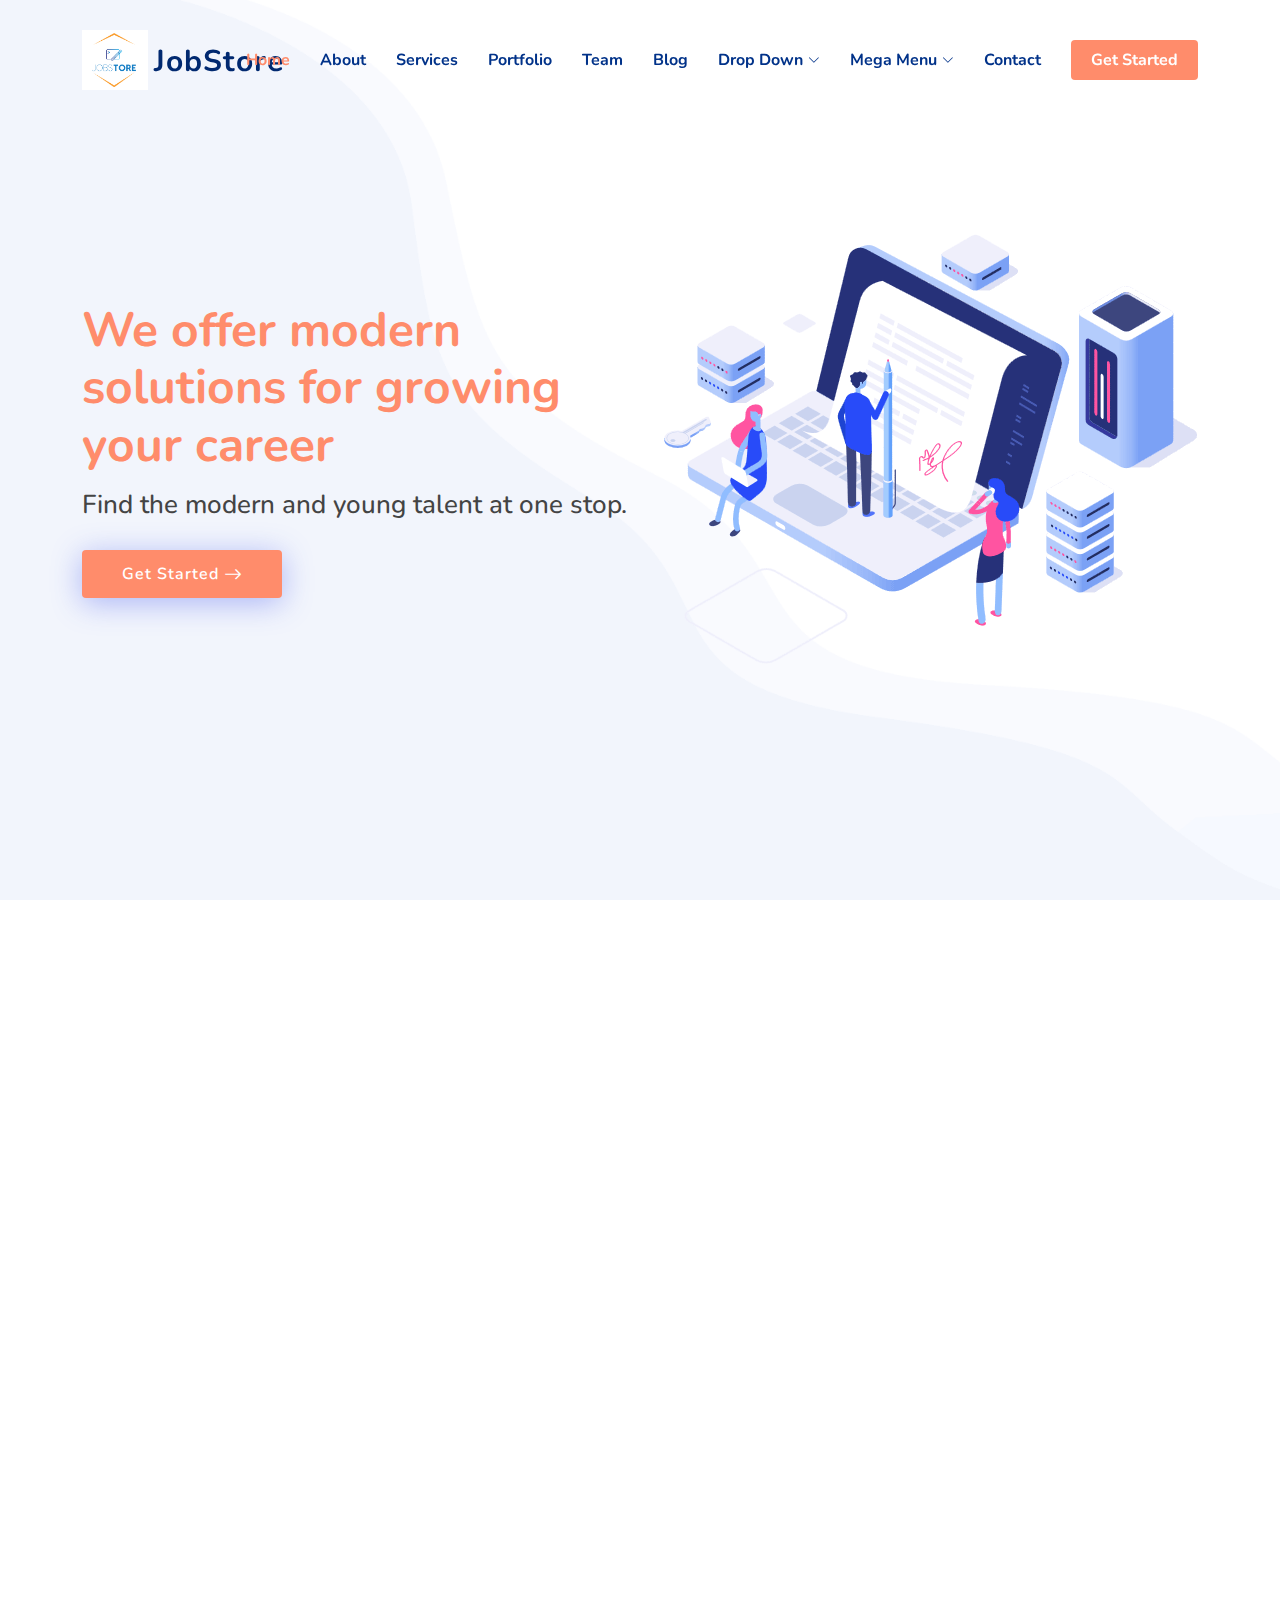
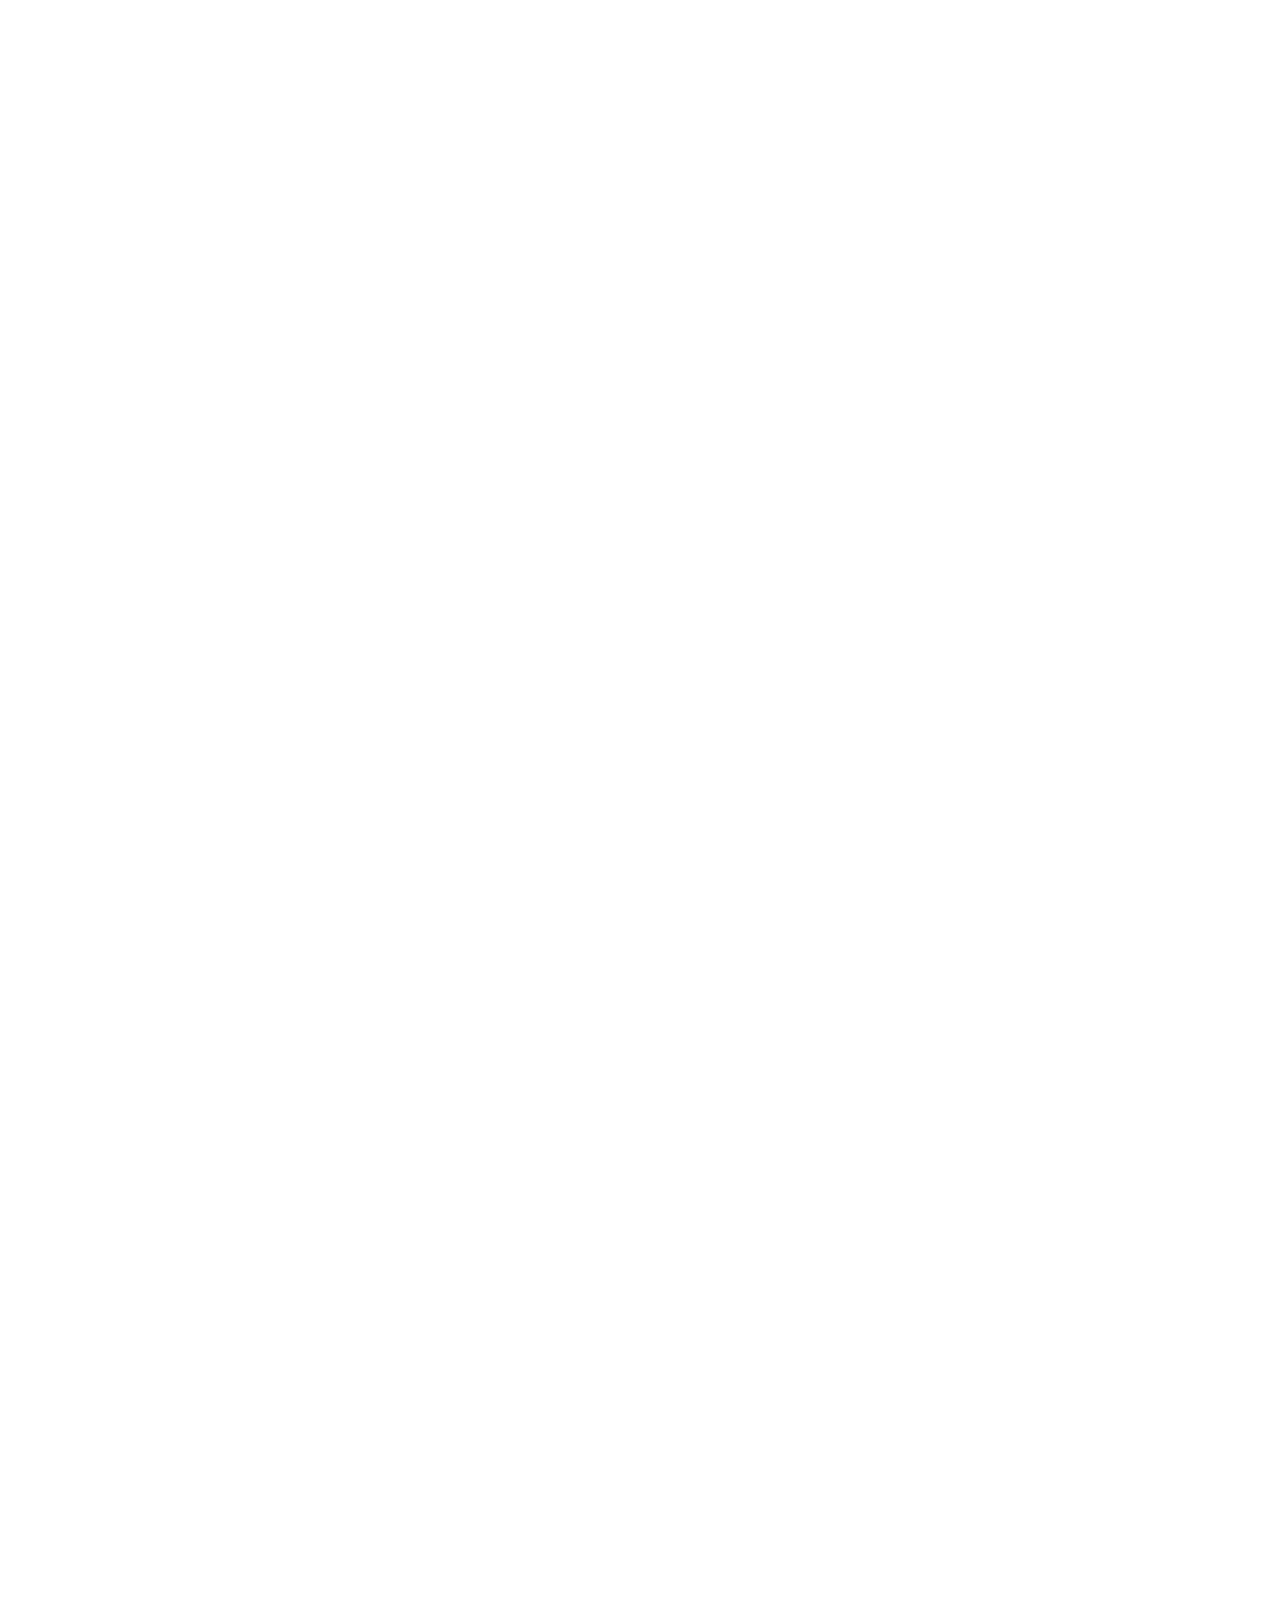
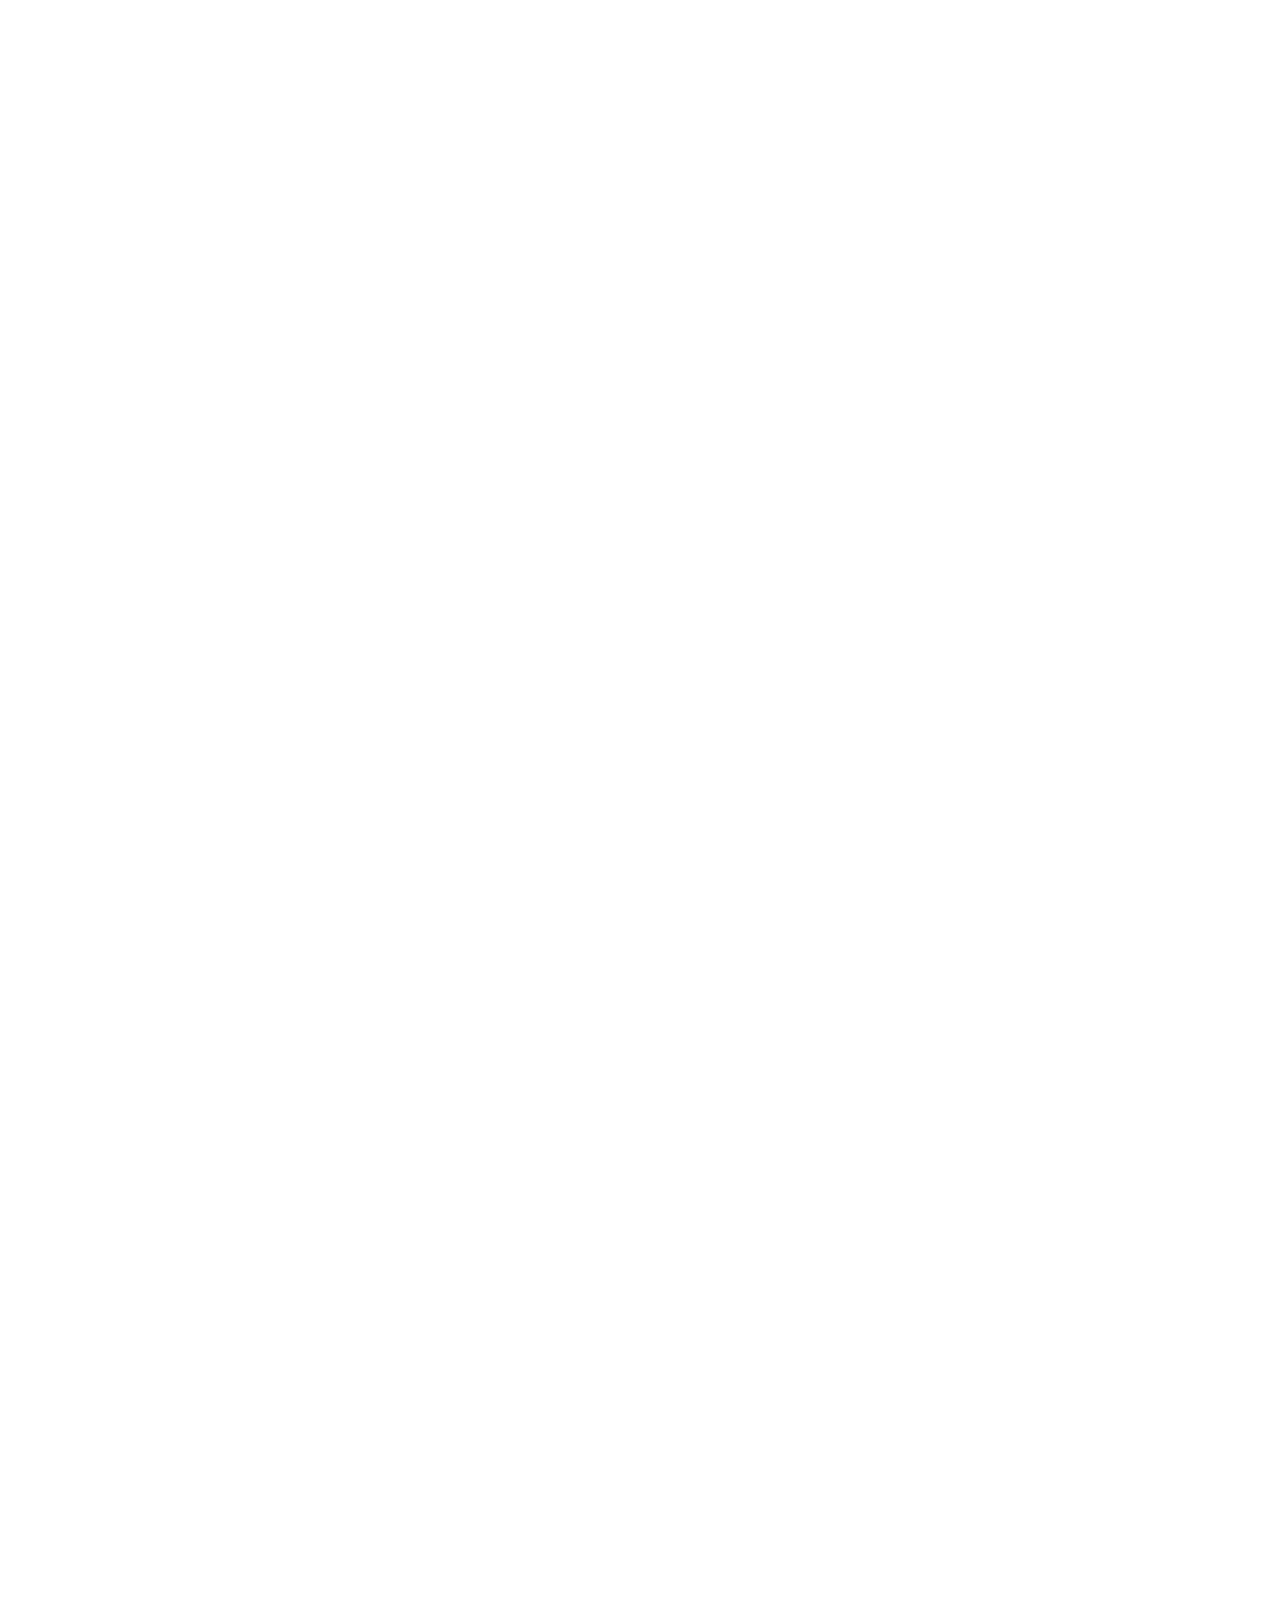
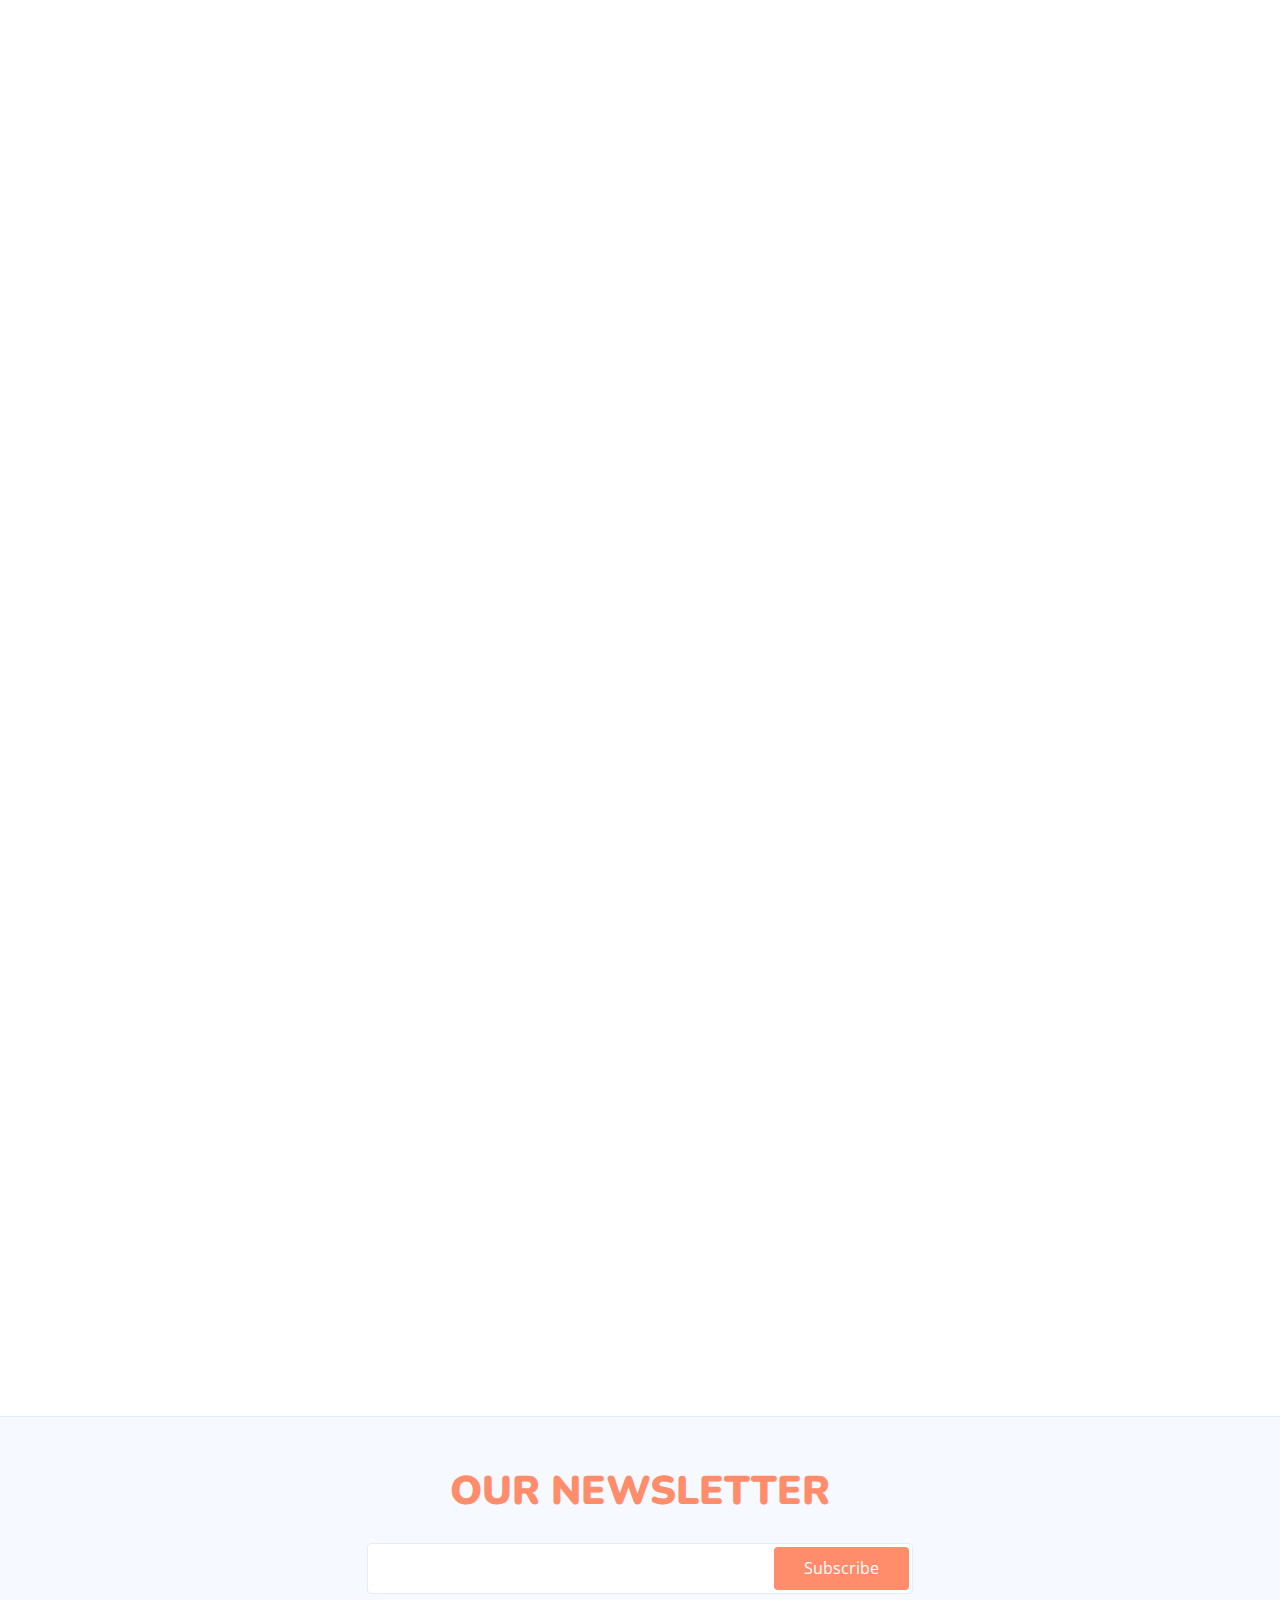
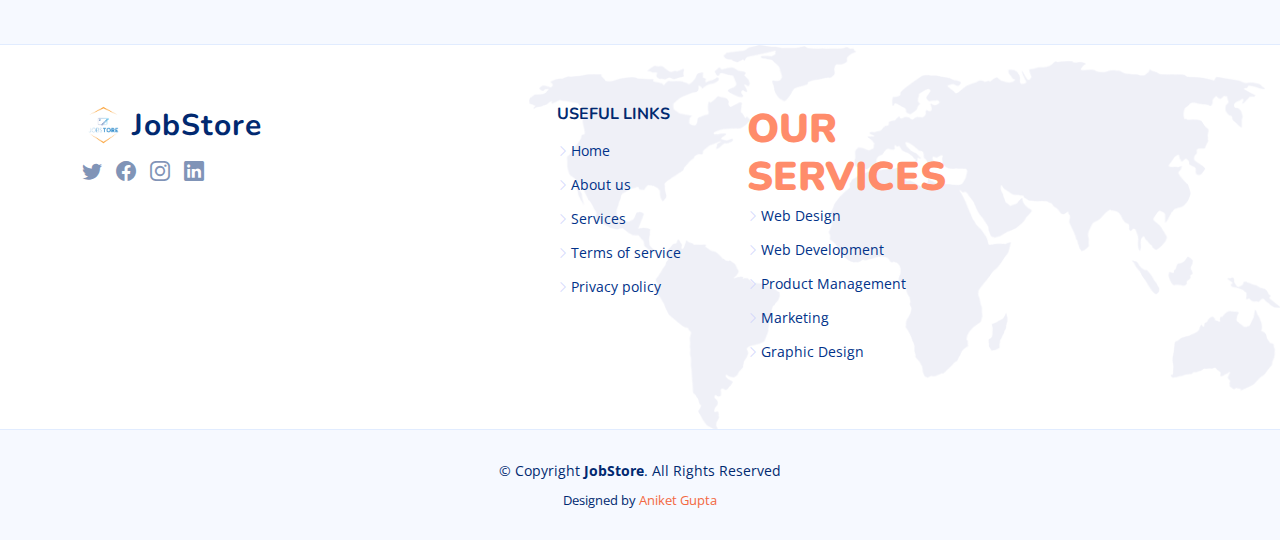
<file: index.html>
<!DOCTYPE html>
<html lang="en">

<head>
  <meta charset="utf-8">
  <meta content="width=device-width, initial-scale=1.0" name="viewport">

  <title>JobStore</title>
  <meta content="" name="description">
  <meta content="" name="keywords">

  <!-- Favicons -->
  <link href="assets/img/logo.png" rel="icon">
  <link href="assets/img/logo.png" rel="apple-touch-icon">

  <!-- Google Fonts -->
  <link
    href="https://fonts.googleapis.com/css?family=Open+Sans:300,300i,400,400i,600,600i,700,700i|Nunito:300,300i,400,400i,600,600i,700,700i|Poppins:300,300i,400,400i,500,500i,600,600i,700,700i"
    rel="stylesheet">

  <!-- Vendor CSS Files -->
  <link href="assets/vendor/aos/aos.css" rel="stylesheet">
  <link href="assets/vendor/bootstrap/css/bootstrap.min.css" rel="stylesheet">
  <link href="assets/vendor/bootstrap-icons/bootstrap-icons.css" rel="stylesheet">
  <link href="assets/vendor/glightbox/css/glightbox.min.css" rel="stylesheet">
  <link href="assets/vendor/remixicon/remixicon.css" rel="stylesheet">
  <link href="assets/vendor/swiper/swiper-bundle.min.css" rel="stylesheet">

  <!-- Template Main CSS File -->
  <link href="assets/css/style.css" rel="stylesheet">

</head>

<body>

  <!-- ======= Header ======= -->
  <header id="header" class="header fixed-top">
    <div class="container-fluid container-xl d-flex align-items-center justify-content-between">

      <a href="index.html" class="logo d-flex align-items-center">
        <img src="assets/img/logo.png" alt="">
        <span>JobStore</span>
      </a>

      <nav id="navbar" class="navbar">
        <ul>
          <li><a class="nav-link scrollto active" href="#hero">Home</a></li>
          <li><a class="nav-link scrollto" href="#about">About</a></li>
          <li><a class="nav-link scrollto" href="#services">Services</a></li>
          <li><a class="nav-link scrollto" href="#portfolio">Portfolio</a></li>
          <li><a class="nav-link scrollto" href="#team">Team</a></li>
          <li><a href="">Blog</a></li>
          <li class="dropdown"><a href="#"><span>Drop Down</span> <i class="bi bi-chevron-down"></i></a>
            <ul>
              <li><a href="#">Drop Down 1</a></li>
              <li class="dropdown"><a href="#"><span>Deep Drop Down</span> <i class="bi bi-chevron-right"></i></a>
                <ul>
                  <li><a href="#">Deep Drop Down 1</a></li>
                  <li><a href="#">Deep Drop Down 2</a></li>
                  <li><a href="#">Deep Drop Down 3</a></li>
                  <li><a href="#">Deep Drop Down 4</a></li>
                  <li><a href="#">Deep Drop Down 5</a></li>
                </ul>
              </li>
              <li><a href="#">Drop Down 2</a></li>
              <li><a href="#">Drop Down 3</a></li>
              <li><a href="#">Drop Down 4</a></li>
            </ul>
          </li>

          <li class="dropdown megamenu"><a href="#"><span>Mega Menu</span> <i class="bi bi-chevron-down"></i></a>
            <ul>
              <li>
                <a href="#">Column 1 link 1</a>
                <a href="#">Column 1 link 2</a>
                <a href="#">Column 1 link 3</a>
              </li>
              <li>
                <a href="#">Column 2 link 1</a>
                <a href="#">Column 2 link 2</a>
                <a href="#">Column 3 link 3</a>
              </li>
              <li>
                <a href="#">Column 3 link 1</a>
                <a href="#">Column 3 link 2</a>
                <a href="#">Column 3 link 3</a>
              </li>
              <li>
                <a href="#">Column 4 link 1</a>
                <a href="#">Column 4 link 2</a>
                <a href="#">Column 4 link 3</a>
              </li>
            </ul>
          </li>

          <li><a class="nav-link scrollto" href="#contact">Contact</a></li>
          <li><a class="getstarted scrollto" href="#about">Get Started</a></li>
        </ul>
        <i class="bi bi-list mobile-nav-toggle"></i>
      </nav><!-- .navbar -->

    </div>
  </header><!-- End Header -->

  <!-- ======= Hero Section ======= -->
  <section id="hero" class="hero d-flex align-items-center">

    <div class="container">
      <div class="row">
        <div class="col-lg-6 d-flex flex-column justify-content-center">
          <h1 data-aos="fade-up">We offer modern solutions for growing your career</h1>
          <h2 data-aos="fade-up" data-aos-delay="400">Find the modern and young talent at one stop.</h2>
          <div data-aos="fade-up" data-aos-delay="600">
            <div class="text-center text-lg-start">
              <a href="/LogIn/index.html"
                class="btn-get-started scrollto d-inline-flex align-items-center justify-content-center align-self-center">
                <span>Get Started</span>
                <i class="bi bi-arrow-right"></i>
              </a>
            </div>
          </div>
        </div>
        <div class="col-lg-6 hero-img" data-aos="zoom-out" data-aos-delay="200">
          <img src="assets/img/hero-img.png" class="img-fluid" alt="">
        </div>
      </div>
    </div>

  </section><!-- End Hero -->

  <main id="main">
    <!-- ======= About Section ======= -->
    <section id="about" class="about">

      <div class="container" data-aos="fade-up">
        <div class="row gx-0">

          <div class="col-lg-6 d-flex align-items-center" data-aos="zoom-out" data-aos-delay="200">
            <img src="assets/img/about-img.svg" class="img-fluid" alt="">
          </div>

          <div class="col-lg-6 d-flex flex-column justify-content-center" data-aos="fade-up" data-aos-delay="200">
            <div class="content">
              <b>
                <h1>Who We Are</h1>
              </b>
              <h2>Find Your Fit. Make Your Mark.</h2>
              <p>
                Finding the right fit for the right people makes JobStore stronger and helps us work better together.
                Search open opportunities to put your skills and career goals to work for you and JobStore.
              </p>
              <div class="text-center text-lg-start">
                <a href="#"
                  class="btn-read-more d-inline-flex align-items-center justify-content-center align-self-center">
                  <span>Read More</span>
                  <i class="bi bi-arrow-right"></i>
                </a>
              </div>
            </div>
          </div>

        </div>
      </div>

    </section><!-- End About Section -->

    <!-- ======= Values Section ======= -->
    <section id="values" class="values">

      <div class="container" data-aos="fade-up">

        <header class="section-header">
          <h1 style="font-size: 40px;
          font-weight: 1000;
          color: #ff8c6b;
          text-transform: uppercase;">
            Our Values
          </h1>
          <p>See what we're working on.</p>
        </header>

        <div class="row">

          <div class="col-lg-4" data-aos="fade-up" data-aos-delay="200">
            <div class="box">
              <img src="assets/img/values-1.png" class="img-fluid" alt="">
              <h3>Solving Real World Problem</h3>
              <p>Using teach for good and helping people around the world isn't just a tagline for us - we do it for
                real.</p>
            </div>
          </div>

          <div class="col-lg-4 mt-4 mt-lg-0" data-aos="fade-up" data-aos-delay="400">
            <div class="box">
              <img src="assets/img/values-2.png" class="img-fluid" alt="">
              <h3>Drive Innovation With Creativity</h3>
              <p>New Creators are the visionaries applying teachnology in innovative ways to drive progress in business
                and the world.</p>
            </div>
          </div>

          <div class="col-lg-4 mt-4 mt-lg-0" data-aos="fade-up" data-aos-delay="600">
            <div class="box">
              <img src="assets/img/values-3.png" class="img-fluid" alt="">
              <h3>What bringing your whole self to work means.</h3>
              <p>Bring the authentic selves to work to foster a more eqitable and inclusive environment.</p>
            </div>
          </div>

        </div>

      </div>

    </section><!-- End Values Section -->

    <!-- ======= Counts Section ======= -->
    <section id="counts" class="counts">
      <div class="container" data-aos="fade-up">

        <div class="row gy-4">

          <div class="col-lg-3 col-md-6">
            <div class="count-box">
              <i class="bi bi-emoji-smile"></i>
              <div>
                <span data-purecounter-start="0" data-purecounter-end="232" data-purecounter-duration="1"
                  class="purecounter"></span>
                <p>Happy Clients</p>
              </div>
            </div>
          </div>

          <div class="col-lg-3 col-md-6">
            <div class="count-box">
              <i class="bi bi-journal-richtext" style="color: #ee6c20;"></i>
              <div>
                <span data-purecounter-start="0" data-purecounter-end="521" data-purecounter-duration="1"
                  class="purecounter"></span>
                <p>Projects</p>
              </div>
            </div>
          </div>

          <div class="col-lg-3 col-md-6">
            <div class="count-box">
              <i class="bi bi-headset" style="color: #15be56;"></i>
              <div>
                <span data-purecounter-start="0" data-purecounter-end="1463" data-purecounter-duration="1"
                  class="purecounter"></span>
                <p>Hours Of Support</p>
              </div>
            </div>
          </div>

          <div class="col-lg-3 col-md-6">
            <div class="count-box">
              <i class="bi bi-people" style="color: #bb0852;"></i>
              <div>
                <span data-purecounter-start="0" data-purecounter-end="15" data-purecounter-duration="1"
                  class="purecounter"></span>
                <p>Hard Workers</p>
              </div>
            </div>
          </div>

        </div>

      </div>
    </section><!-- End Counts Section -->

    <!-- ======= Features Section ======= -->
    <section id="features" class="features">

      <div class="container" data-aos="fade-up">

        <header class="section-header">
          <h2 style="font-size: 40px;
          font-weight: 1000;
          color: #ff8c6b;
          text-transform: uppercase;">
            Features
          </h2>

        </header>

        <div class="row">

          <div class="col-lg-6">
            <img src="assets/img/features.png" class="img-fluid" alt="">
          </div>

          <div class="col-lg-6 mt-5 mt-lg-0 d-flex">
            <div class="row align-self-center gy-4">

              <div class="col-md-6" data-aos="zoom-out" data-aos-delay="200">
                <div class="feature-box d-flex align-items-center">
                  <i class="bi bi-check"></i>
                  <h3>Advanced Search</h3>
                </div>
              </div>

              <div class="col-md-6" data-aos="zoom-out" data-aos-delay="300">
                <div class="feature-box d-flex align-items-center">
                  <i class="bi bi-check"></i>
                  <h3>Job Posting and Distribution</h3>
                </div>
              </div>

              <div class="col-md-6" data-aos="zoom-out" data-aos-delay="400">
                <div class="feature-box d-flex align-items-center">
                  <i class="bi bi-check"></i>
                  <h3>Communication Tools</h3>
                </div>
              </div>

              <div class="col-md-6" data-aos="zoom-out" data-aos-delay="500">
                <div class="feature-box d-flex align-items-center">
                  <i class="bi bi-check"></i>
                  <h3>Interview Scheduling</h3>
                </div>
              </div>

              <div class="col-md-6" data-aos="zoom-out" data-aos-delay="600">
                <div class="feature-box d-flex align-items-center">
                  <i class="bi bi-check"></i>
                  <h3>Integration Capabilities</h3>
                </div>
              </div>

              <div class="col-md-6" data-aos="zoom-out" data-aos-delay="700">
                <div class="feature-box d-flex align-items-center">
                  <i class="bi bi-check"></i>
                  <h3>Improved Efficiency</h3>
                </div>
              </div>

            </div>
          </div>

        </div> <!-- / row -->

      </div>

      </div>


      </div><!-- End Feature Tabs -->



      </div>

    </section><!-- End Features Section -->

    <!-- ======= F.A.Q Section ======= -->
    <section id="faq" class="faq">

      <div class="container" data-aos="fade-up">

        <header class="section-header">
          <h2 style="font-size: 40px;
          font-weight: 1000;
          color: #ff8c6b;
          text-transform: uppercase;">F.A.Q</h2>
          <p>Frequently Asked Questions</p>
        </header>

        <div class="row">
          <div class="col-lg-6">
            <!-- F.A.Q List 1-->
            <div class="accordion accordion-flush" id="faqlist1">
              <div class="accordion-item">
                <h2 class="accordion-header">
                  <button class="accordion-button collapsed" type="button" data-bs-toggle="collapse"
                    data-bs-target="#faq-content-1">
                    How do I create an account on the recruitment solution platform?
                  </button>
                </h2>
                <div id="faq-content-1" class="accordion-collapse collapse" data-bs-parent="#faqlist1">
                  <div class="accordion-body">
                    Can I search for job openings based on my preferred location and job role?
                  </div>
                </div>
              </div>

              <div class="accordion-item">
                <h2 class="accordion-header">
                  <button class="accordion-button collapsed" type="button" data-bs-toggle="collapse"
                    data-bs-target="#faq-content-2">
                    How can I update my personal information or resume in the system?
                  </button>
                </h2>
                <div id="faq-content-2" class="accordion-collapse collapse" data-bs-parent="#faqlist1">
                  <div class="accordion-body">
                    How can I schedule an interview or view my interview schedule through the recruitment solution?
                  </div>
                </div>
              </div>

              <div class="accordion-item">
                <h2 class="accordion-header">
                  <button class="accordion-button collapsed" type="button" data-bs-toggle="collapse"
                    data-bs-target="#faq-content-3">
                    What support channels are available if I have questions or need assistance while using the recruitment solution?
                  </button>
                </h2>
                <div id="faq-content-3" class="accordion-collapse collapse" data-bs-parent="#faqlist1">
                  <div class="accordion-body">
                    Eleifend mi in nulla posuere sollicitudin aliquam ultrices sagittis orci. Faucibus pulvinar
                    elementum integer enim. Sem nulla pharetra diam sit amet nisl suscipit. Rutrum tellus pellentesque
                    eu tincidunt. Lectus urna duis convallis convallis tellus. Urna molestie at elementum eu facilisis
                    sed odio morbi quis
                  </div>
                </div>
              </div>

            </div>
          </div>

          <div class="col-lg-6">

            <!-- F.A.Q List 2-->
            <div class="accordion accordion-flush" id="faqlist2">

              <div class="accordion-item">
                <h2 class="accordion-header">
                  <button class="accordion-button collapsed" type="button" data-bs-toggle="collapse"
                    data-bs-target="#faq2-content-1">
                    How do I submit my resume and application for a specific job?
                  </button>
                </h2>
                <div id="faq2-content-1" class="accordion-collapse collapse" data-bs-parent="#faqlist2">
                  <div class="accordion-body">
                    Dolor sit amet consectetur adipiscing elit pellentesque habitant morbi. Id interdum velit laoreet id
                    donec ultrices. Fringilla phasellus faucibus scelerisque eleifend donec pretium. Est pellentesque
                    elit ullamcorper dignissim. Mauris ultrices eros in cursus turpis massa tincidunt dui.
                  </div>
                </div>
              </div>

              <div class="accordion-item">
                <h2 class="accordion-header">
                  <button class="accordion-button collapsed" type="button" data-bs-toggle="collapse"
                    data-bs-target="#faq2-content-2">
                    Is there a section to view my application history and previous job applications?
                  </button>
                </h2>
                <div id="faq2-content-2" class="accordion-collapse collapse" data-bs-parent="#faqlist2">
                  <div class="accordion-body">
                    Molestie a iaculis at erat pellentesque adipiscing commodo. Dignissim suspendisse in est ante in.
                    Nunc vel risus commodo viverra maecenas accumsan. Sit amet nisl suscipit adipiscing bibendum est.
                    Purus gravida quis blandit turpis cursus in
                  </div>
                </div>
              </div>

              <div class="accordion-item">
                <h2 class="accordion-header">
                  <button class="accordion-button collapsed" type="button" data-bs-toggle="collapse"
                    data-bs-target="#faq2-content-3">
                    Can I provide feedback or report any issues I encounter while using the platform?
                  </button>
                </h2>
                <div id="faq2-content-3" class="accordion-collapse collapse" data-bs-parent="#faqlist2">
                  <div class="accordion-body">
                    Laoreet sit amet cursus sit amet dictum sit amet justo. Mauris vitae ultricies leo integer malesuada
                    nunc vel. Tincidunt eget nullam non nisi est sit amet. Turpis nunc eget lorem dolor sed. Ut
                    venenatis tellus in metus vulputate eu scelerisque. Pellentesque diam volutpat commodo sed egestas
                    egestas fringilla phasellus faucibus. Nibh tellus molestie nunc non blandit massa enim nec.
                  </div>
                </div>
              </div>

            </div>
          </div>

        </div>

      </div>

    </section><!-- End F.A.Q Section -->



    <!-- ======= Team Section ======= -->
    <section id="team" class="team">

      <div class="container" data-aos="fade-up">

        <header class="section-header">
          <h2 style="font-size: 40px;
          font-weight: 1000;
          color: #ff8c6b;
          text-transform: uppercase;">Team</h2>
          <p>Our hard working team</p>
        </header>

        <div class="row gy-4">

          <div class="col-lg-3 col-md-6 d-flex align-items-stretch" data-aos="fade-up" data-aos-delay="100">
            <div class="member">
              <div class="member-img">
                <img src="assets/img/team/team-1.jpg" class="img-fluid" alt="">
                <div class="social">
                  <a href=""><i class="bi bi-twitter"></i></a>
                  <a href=""><i class="bi bi-facebook"></i></a>
                  <a href=""><i class="bi bi-instagram"></i></a>
                  <a href=""><i class="bi bi-linkedin"></i></a>
                </div>
              </div>
              <div class="member-info">
                <h4>Walter White</h4>
                <span>Chief Executive Officer</span>
                <p>Velit aut quia fugit et et. Dolorum ea voluptate vel tempore tenetur ipsa quae aut. Ipsum
                  exercitationem iure minima enim corporis et voluptate.</p>
              </div>
            </div>
          </div>

          <div class="col-lg-3 col-md-6 d-flex align-items-stretch" data-aos="fade-up" data-aos-delay="200">
            <div class="member">
              <div class="member-img">
                <img src="assets/img/team/team-2.jpg" class="img-fluid" alt="">
                <div class="social">
                  <a href=""><i class="bi bi-twitter"></i></a>
                  <a href=""><i class="bi bi-facebook"></i></a>
                  <a href=""><i class="bi bi-instagram"></i></a>
                  <a href=""><i class="bi bi-linkedin"></i></a>
                </div>
              </div>
              <div class="member-info">
                <h4>Sarah Jhonson</h4>
                <span>Product Manager</span>
                <p>Quo esse repellendus quia id. Est eum et accusantium pariatur fugit nihil minima suscipit corporis.
                  Voluptate sed quas reiciendis animi neque sapiente.</p>
              </div>
            </div>
          </div>

          <div class="col-lg-3 col-md-6 d-flex align-items-stretch" data-aos="fade-up" data-aos-delay="300">
            <div class="member">
              <div class="member-img">
                <img src="assets/img/team/team-3.jpg" class="img-fluid" alt="">
                <div class="social">
                  <a href=""><i class="bi bi-twitter"></i></a>
                  <a href=""><i class="bi bi-facebook"></i></a>
                  <a href=""><i class="bi bi-instagram"></i></a>
                  <a href=""><i class="bi bi-linkedin"></i></a>
                </div>
              </div>
              <div class="member-info">
                <h4>William Anderson</h4>
                <span>CTO</span>
                <p>Vero omnis enim consequatur. Voluptas consectetur unde qui molestiae deserunt. Voluptates enim aut
                  architecto porro aspernatur molestiae modi.</p>
              </div>
            </div>
          </div>

          <div class="col-lg-3 col-md-6 d-flex align-items-stretch" data-aos="fade-up" data-aos-delay="400">
            <div class="member">
              <div class="member-img">
                <img src="assets/img/team/team-4.jpg" class="img-fluid" alt="">
                <div class="social">
                  <a href=""><i class="bi bi-twitter"></i></a>
                  <a href=""><i class="bi bi-facebook"></i></a>
                  <a href=""><i class="bi bi-instagram"></i></a>
                  <a href=""><i class="bi bi-linkedin"></i></a>
                </div>
              </div>
              <div class="member-info">
                <h4>Amanda Jepson</h4>
                <span>Accountant</span>
                <p>Rerum voluptate non adipisci animi distinctio et deserunt amet voluptas. Quia aut aliquid doloremque
                  ut possimus ipsum officia.</p>
              </div>
            </div>
          </div>

        </div>

      </div>

    </section><!-- End Team Section -->

    <!-- ======= Clients Section ======= -->
    <section id="clients" class="clients">

      <div class="container" data-aos="fade-up">

        <header class="section-header">
          <h2 style="font-size: 40px;
          font-weight: 1000;
          color: #ff8c6b;
          text-transform: uppercase;">Our Clients</h2>
          <p>Empowering Your Hiring Success</p>
        </header>

        <div class="clients-slider swiper">
          <div class="swiper-wrapper align-items-center">
            <div class="swiper-slide"><img src="assets/img/clients/client-1.png" class="img-fluid" alt=""></div>
            <div class="swiper-slide"><img src="assets/img/clients/client-2.png" class="img-fluid" alt=""></div>
            <div class="swiper-slide"><img src="assets/img/clients/client-3.png" class="img-fluid" alt=""></div>
            <div class="swiper-slide"><img src="assets/img/clients/client-4.png" class="img-fluid" alt=""></div>
            <div class="swiper-slide"><img src="assets/img/clients/client-5.png" class="img-fluid" alt=""></div>
            <div class="swiper-slide"><img src="assets/img/clients/client-6.png" class="img-fluid" alt=""></div>
            <div class="swiper-slide"><img src="assets/img/clients/client-7.png" class="img-fluid" alt=""></div>
            <div class="swiper-slide"><img src="assets/img/clients/client-8.png" class="img-fluid" alt=""></div>
          </div>
          <div class="swiper-pagination"></div>
        </div>
      </div>

    </section><!-- End Clients Section -->

    <!-- ======= Recent Blog Posts Section ======= -->
    <section id="recent-blog-posts" class="recent-blog-posts">

      <div class="container" data-aos="fade-up">

        <header class="section-header">
          <h2 class="section-header">
            <h2 style="font-size: 40px;
            font-weight: 1000;
            color: #ff8c6b;
            text-transform: uppercase;">Blog</h2>
          <p>Recent posts form our Blog</p>
        </header>

        <div class="row">

          <div class="col-lg-4">
            <div class="post-box">
              <div class="post-img"><img src="assets/img/blog/blog-1.jpg" class="img-fluid" alt=""></div>
              <span class="post-date">Tue, September 15</span>
              <h3 class="post-title">Eum ad dolor et. Autem aut fugiat debitis voluptatem consequuntur sit</h3>
              <a href="blog-single.html" class="readmore stretched-link mt-auto"><span>Read More</span><i
                  class="bi bi-arrow-right"></i></a>
            </div>
          </div>

          <div class="col-lg-4">
            <div class="post-box">
              <div class="post-img"><img src="assets/img/blog/blog-2.jpg" class="img-fluid" alt=""></div>
              <span class="post-date">Fri, August 28</span>
              <h3 class="post-title">Et repellendus molestiae qui est sed omnis voluptates magnam</h3>
              <a href="blog-single.html" class="readmore stretched-link mt-auto"><span>Read More</span><i
                  class="bi bi-arrow-right"></i></a>
            </div>
          </div>

          <div class="col-lg-4">
            <div class="post-box">
              <div class="post-img"><img src="assets/img/blog/blog-3.jpg" class="img-fluid" alt=""></div>
              <span class="post-date">Mon, July 11</span>
              <h3 class="post-title">Quia assumenda est et veritatis aut quae</h3>
              <a href="blog-single.html" class="readmore stretched-link mt-auto"><span>Read More</span><i
                  class="bi bi-arrow-right"></i></a>
            </div>
          </div>

        </div>

      </div>

    </section><!-- End Recent Blog Posts Section -->

    <!-- ======= Contact Section ======= -->
    <section id="contact" class="contact">

      <div class="container" data-aos="fade-up">

        <header class="section-header">
          <h2 class="section-header">
            <h2 style="font-size: 40px;
            font-weight: 1000;
            color: #ff8c6b;
            text-transform: uppercase;">Contact</h2>
         
        </header>

        <div class="row gy-4">

          <div class="col-lg-6">

            <div class="row gy-4">
              <div class="col-md-6">
                <div class="info-box">
                  <i class="bi bi-geo-alt"></i>
                  <h3>Address</h3>
                  <p>Ghaziabad<br>India, 201017</p>
                </div>
              </div>
              <div class="col-md-6">
                <div class="info-box">
                  <i class="bi bi-telephone"></i>
                  <h3>Call Us</h3>
                  <p>+91 9875216364<br>+91 6875216364</p>
                </div>
              </div>
              <div class="col-md-6">
                <div class="info-box">
                  <i class="bi bi-envelope"></i>
                  <h3>Email Us</h3>
                  <p>infocontact@gmail.com<br>contact@gmail.com</p>
                </div>
              </div>
              <div class="col-md-6">
                <div class="info-box">
                  <i class="bi bi-clock"></i>
                  <h3>Open Hours</h3>
                  <p>Monday - Friday<br>9:00AM - 05:00PM</p>
                </div>
              </div>
            </div>

          </div>

          <div class="col-lg-6">
            <form action="forms/contact.php" method="post" class="php-email-form">
              <div class="row gy-4">

                <div class="col-md-6">
                  <input type="text" name="name" class="form-control" placeholder="Your Name" required>
                </div>

                <div class="col-md-6 ">
                  <input type="email" class="form-control" name="email" placeholder="Your Email" required>
                </div>

                <div class="col-md-12">
                  <input type="text" class="form-control" name="subject" placeholder="Subject" required>
                </div>

                <div class="col-md-12">
                  <textarea class="form-control" name="message" rows="6" placeholder="Message" required></textarea>
                </div>

                <div class="col-md-12 text-center">
                  <div class="loading">Loading</div>
                  <div class="error-message"></div>
                  <div class="sent-message">Your message has been sent. Thank you!</div>

                  <button type="submit">Send Message</button>
                </div>

              </div>
            </form>

          </div>

        </div>

      </div>

    </section><!-- End Contact Section -->

  </main><!-- End #main -->

  <!-- ======= Footer ======= -->
  <footer id="footer" class="footer">

    <div class="footer-newsletter">
      <div class="container">
        <div class="row justify-content-center">
          <div class="col-lg-12 text-center">
            <h2 style="font-size: 40px;
            font-weight: 1000;
            color: #ff8c6b;
            text-transform: uppercase;">Our Newsletter</h2>            
          </div>
          <div class="col-lg-6">
            <form action="" method="post">
              <input type="email" name="email"><input type="submit" value="Subscribe">
            </form>
          </div>
        </div>
      </div>
    </div>

    <div class="footer-top">
      <div class="container">
        <div class="row gy-4">
          <div class="col-lg-5 col-md-12 footer-info">
            <a href="index.html" class="logo d-flex align-items-center">
              <img src="assets/img/logo.png" alt="">
              <span>JobStore</span>
            </a>       
            <div class="social-links mt-3">
              <a href="#" class="twitter"><i class="bi bi-twitter"></i></a>
              <a href="#" class="facebook"><i class="bi bi-facebook"></i></a>
              <a href="#" class="instagram"><i class="bi bi-instagram"></i></a>
              <a href="#" class="linkedin"><i class="bi bi-linkedin"></i></a>
            </div>
          </div>

          <div class="col-lg-2 col-6 footer-links">
            <h4>Useful Links</h4>
            <ul>
              <li><i class="bi bi-chevron-right"></i> <a href="#">Home</a></li>
              <li><i class="bi bi-chevron-right"></i> <a href="#">About us</a></li>
              <li><i class="bi bi-chevron-right"></i> <a href="#">Services</a></li>
              <li><i class="bi bi-chevron-right"></i> <a href="#">Terms of service</a></li>
              <li><i class="bi bi-chevron-right"></i> <a href="#">Privacy policy</a></li>
            </ul>
          </div>

          <div class="col-lg-2 col-6 footer-links">
            <h2 style="font-size: 40px;
            font-weight: 1000;
            color: #ff8c6b;
            text-transform: uppercase;">Our Services</h2>
            <ul>
              <li><i class="bi bi-chevron-right"></i> <a href="#">Web Design</a></li>
              <li><i class="bi bi-chevron-right"></i> <a href="#">Web Development</a></li>
              <li><i class="bi bi-chevron-right"></i> <a href="#">Product Management</a></li>
              <li><i class="bi bi-chevron-right"></i> <a href="#">Marketing</a></li>
              <li><i class="bi bi-chevron-right"></i> <a href="#">Graphic Design</a></li>
            </ul>
          </div>

        </div>
      </div>
    </div>

    <div class="container">
      <div class="copyright">
        &copy; Copyright <strong><span>JobStore</span></strong>. All Rights Reserved
      </div>
      <div class="credits">
        Designed by <a href="">Aniket Gupta</a>
      </div>
    </div>
  </footer><!-- End Footer -->

  <a href="#" class="back-to-top d-flex align-items-center justify-content-center"><i
      class="bi bi-arrow-up-short"></i></a>

  <!-- Vendor JS Files -->
  <script src="assets/vendor/purecounter/purecounter_vanilla.js"></script>
  <script src="assets/vendor/aos/aos.js"></script>
  <script src="assets/vendor/bootstrap/js/bootstrap.bundle.min.js"></script>
  <script src="assets/vendor/glightbox/js/glightbox.min.js"></script>
  <script src="assets/vendor/isotope-layout/isotope.pkgd.min.js"></script>
  <script src="assets/vendor/swiper/swiper-bundle.min.js"></script>
  <script src="assets/vendor/php-email-form/validate.js"></script>

  <!-- Template Main JS File -->
  <script src="assets/js/main.js"></script>

</body>

</html>
</file>
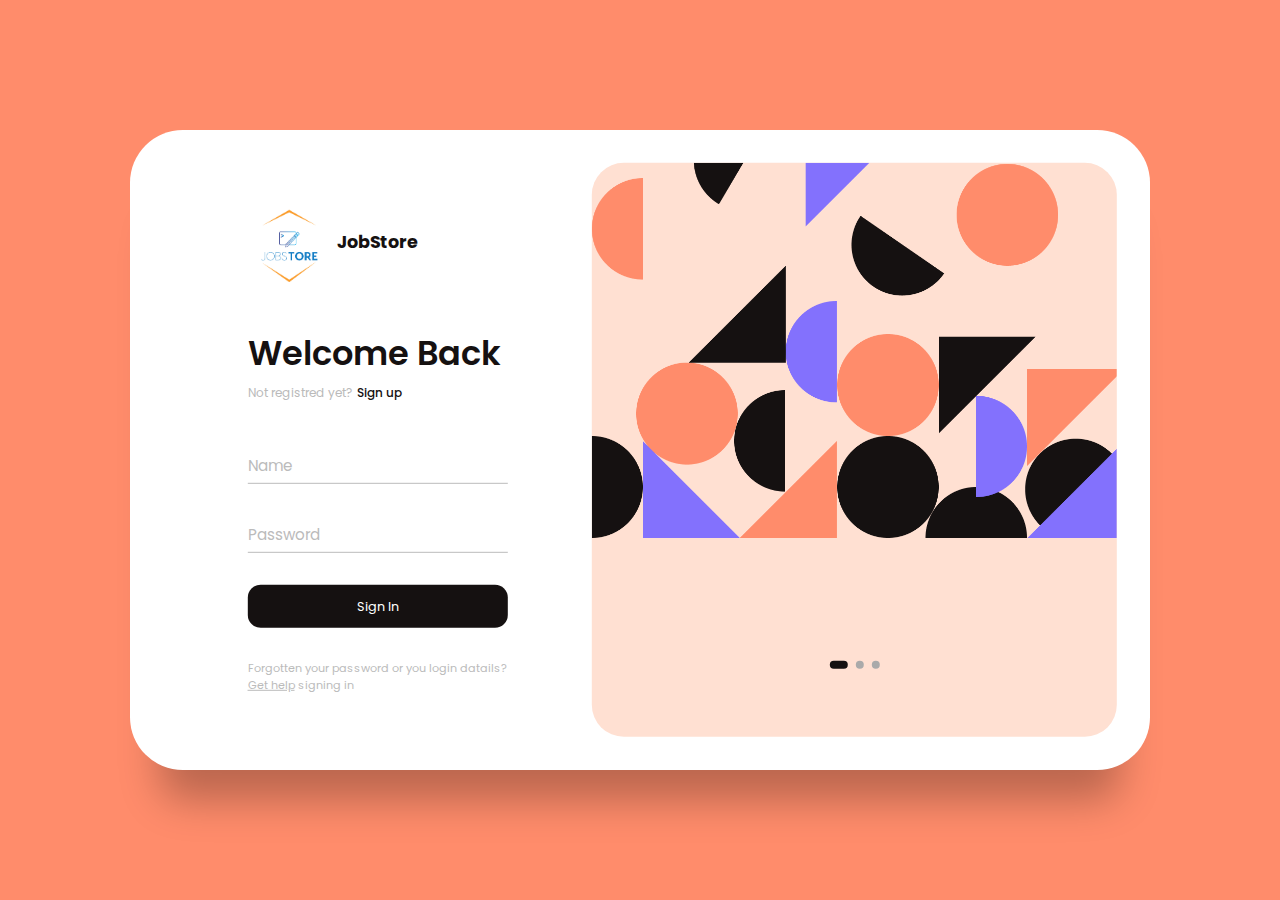
<file: LogIn/index.html>
<!DOCTYPE html>
<html lang="en">
  <head>
    <meta charset="UTF-8" />
    <meta http-equiv="X-UA-Compatible" content="IE=edge" />
    <meta name="viewport" content="width=device-width, initial-scale=1.0" />
    <title>JobStore</title>
    <link rel="stylesheet" href="style.css" />
    <link href="./img/logo.png" rel="icon">
  </head>
  <body>
    <main>
      <div class="box">
        <div class="inner-box">
          <div class="forms-wrap">
            <form action="index.html" autocomplete="off" class="sign-in-form">
              <div class="logo">
                <img src="./img/logo.png" alt="easyclass" />
                <h4>JobStore</h4>
              </div>

              <div class="heading">
                <h2>Welcome Back</h2>
                <h6>Not registred yet?</h6>
                <a href="#" class="toggle">Sign up</a>
              </div>

              <div class="actual-form">
                <div class="input-wrap">
                  <input
                    type="text"
                    minlength="4"
                    class="input-field"
                    autocomplete="off"
                    required
                  />
                  <label>Name</label>
                </div>

                <div class="input-wrap">
                  <input
                    type="password"
                    minlength="4"
                    class="input-field"
                    autocomplete="off"
                    required
                  />
                  <label>Password</label>
                </div>

                <input type="submit" value="Sign In" class="sign-btn" />

                <p class="text">
                  Forgotten your password or you login datails?
                  <a href="#">Get help</a> signing in
                </p>
              </div>
            </form>

            <form action="index.html" autocomplete="off" class="sign-up-form">
              <div class="logo">
                <img src="./img/logo.png" alt="easyclass" />
                <h4>JobStore</h4>
              </div>

              <div class="heading">
                <h2>Get Started</h2>
                <h6>Already have an account?</h6>
                <a href="#" class="toggle">Sign in</a>
              </div>

              <div class="actual-form">
                <div class="input-wrap">
                  <input
                    type="text"
                    minlength="4"
                    class="input-field"
                    autocomplete="off"
                    required
                  />
                  <label>Name</label>
                </div>

                <div class="input-wrap">
                  <input
                    type="email"
                    class="input-field"
                    autocomplete="off"
                    required
                  />
                  <label>Email</label>
                </div>

                <div class="input-wrap">
                  <input
                    type="password"
                    minlength="4"
                    class="input-field"
                    autocomplete="off"
                    required
                  />
                  <label>Password</label>
                </div>

                <input type="submit" value="Sign Up" class="sign-btn" />

                <p class="text">
                  By signing up, I agree to the
                  <a href="#">Terms of Services</a> and
                  <a href="#">Privacy Policy</a>
                </p>
              </div>
            </form>
          </div>

          <div class="carousel">
            <div class="images-wrapper">
              <img src="./img/image1.png" class="image img-1 show" alt="" />
              <img src="./img/image2.png" class="image img-2" alt="" />
              <img src="./img/image3.png" class="image img-3" alt="" />
            </div>

            <div class="text-slider">
              <div class="text-wrap">
                <div class="text-group">
                </div>
              </div>

              <div class="bullets">
                <span class="active" data-value="1"></span>
                <span data-value="2"></span>
                <span data-value="3"></span>
              </div>
            </div>
          </div>
        </div>
      </div>
    </main>

    <!-- Javascript file -->

    <script src="app.js"></script>
  </body>
</html>
</file>
<file: assets/css/style.css>
/*--------------------------------------------------------------
# General
--------------------------------------------------------------*/
:root {
  scroll-behavior: smooth;
}

body {
  font-family: "Open Sans", sans-serif;
  color: #444444;
}

a {
  color: #f36842;
  text-decoration: none;
}

a:hover {
  color: #d54c26;
  text-decoration: none;
}

h1,
h2,
h3,
h4,
h5,
h6 {
  font-family: "Nunito", sans-serif;
}

/*--------------------------------------------------------------
# Sections
--------------------------------------------------------------*/
section {
  padding: 60px 0;
  overflow: hidden;
}

.section-header {
  text-align: center;
  padding-bottom: 40px;
}

.section-header h2 {
  font-size: 13px;
  letter-spacing: 1px;
  font-weight: 700;
  margin: 0;
  color: #ff8c6b;
  text-transform: uppercase;
}

.section-header p {
  margin: 10px 0 0 0;
  padding: 0;
  font-size: 38px;
  line-height: 42px;
  font-weight: 700;
  color: #f14718;
}

@media (max-width: 768px) {
  .section-header p {
    font-size: 28px;
    line-height: 32px;
  }
}

/*--------------------------------------------------------------
# Breadcrumbs
--------------------------------------------------------------*/
.breadcrumbs {
  padding: 15px 0;
  background: #f14718;
  min-height: 40px;
  margin-top: 82px;
  color: #fff;
}

@media (max-width: 992px) {
  .breadcrumbs {
    margin-top: 57px;
  }
}

.breadcrumbs h2 {
  font-size: 28px;
  font-weight: 500;
}

.breadcrumbs ol {
  display: flex;
  flex-wrap: wrap;
  list-style: none;
  padding: 0 0 10px 0;
  margin: 0;
  font-size: 14px;
}

.breadcrumbs ol a {
  color: #fff;
  transition: 0.3s;
}

.breadcrumbs ol a:hover {
  text-decoration: underline;
}

.breadcrumbs ol li+li {
  padding-left: 10px;
}

.breadcrumbs ol li+li::before {
  display: inline-block;
  padding-right: 10px;
  color: #8894f6;
  content: "/";
}

/*--------------------------------------------------------------
# Back to top button
--------------------------------------------------------------*/
.back-to-top {
  position: fixed;
  visibility: hidden;
  opacity: 0;
  right: 15px;
  bottom: 15px;
  z-index: 99999;
  background: #ff8c6b;
  width: 40px;
  height: 40px;
  border-radius: 4px;
  transition: all 0.4s;
}

.back-to-top i {
  font-size: 24px;
  color: #fff;
  line-height: 0;
}

.back-to-top:hover {
  background: #bc6952;
  color: #fff;
}

.back-to-top.active {
  visibility: visible;
  opacity: 1;
}

/*--------------------------------------------------------------
# Disable aos animation delay on mobile devices
--------------------------------------------------------------*/
@media screen and (max-width: 768px) {
  [data-aos-delay] {
    transition-delay: 0 !important;
  }
}

/*--------------------------------------------------------------
# Header
--------------------------------------------------------------*/
.header {
  transition: all 0.5s;
  z-index: 997;
  padding: 20px 0;
}

.header.header-scrolled {
  background: #fff;
  padding: 15px 0;
  box-shadow: 0px 2px 20px rgba(1, 41, 112, 0.1);
}

.header .logo {
  line-height: 0;
  width: 85px;
  height: 80px;
}

.header .logo img {
  max-height: 60px;
  margin-right: 6px;
}

.header .logo span {
  font-size: 30px;
  font-weight: 700;
  letter-spacing: 1px;
  color: #012970;
  font-family: "Nunito", sans-serif;
  margin-top: 3px;
}

/*--------------------------------------------------------------
# Navigation Menu
--------------------------------------------------------------*/
/**
* Desktop Navigation 
*/
.navbar {
  padding: 0;
}

.navbar ul {
  margin: 0;
  padding: 0;
  display: flex;
  list-style: none;
  align-items: center;
}

.navbar li {
  position: relative;
}

.navbar a,
.navbar a:focus {
  display: flex;
  align-items: center;
  justify-content: space-between;
  padding: 10px 0 10px 30px;
  font-family: "Nunito", sans-serif;
  font-size: 16px;
  font-weight: 700;
  color: #013289;
  white-space: nowrap;
  transition: 0.3s;
}

.navbar a i,
.navbar a:focus i {
  font-size: 12px;
  line-height: 0;
  margin-left: 5px;
}

.navbar a:hover,
.navbar .active,
.navbar .active:focus,
.navbar li:hover>a {
  color: #ff8c6b;
}

.navbar .getstarted,
.navbar .getstarted:focus {
  background: #ff8c6b;
  padding: 8px 20px;
  margin-left: 30px;
  border-radius: 4px;
  color: #fff;
}

.navbar .getstarted:hover,
.navbar .getstarted:focus:hover {
  color: #fff;
  background: #5969f3;
}

.navbar .dropdown ul {
  display: block;
  position: absolute;
  left: 14px;
  top: calc(100% + 30px);
  margin: 0;
  padding: 10px 0;
  z-index: 99;
  opacity: 0;
  visibility: hidden;
  background: #fff;
  box-shadow: 0px 0px 30px rgba(127, 137, 161, 0.25);
  transition: 0.3s;
  border-radius: 4px;
}

.navbar .dropdown ul li {
  min-width: 200px;
}

.navbar .dropdown ul a {
  padding: 10px 20px;
  font-size: 15px;
  text-transform: none;
  font-weight: 600;
}

.navbar .dropdown ul a i {
  font-size: 12px;
}

.navbar .dropdown ul a:hover,
.navbar .dropdown ul .active:hover,
.navbar .dropdown ul li:hover>a {
  color: #ff8c6b;
}

.navbar .dropdown:hover>ul {
  opacity: 1;
  top: 100%;
  visibility: visible;
}

.navbar .megamenu {
  position: static;
}

.navbar .megamenu ul {
  margin-top: 5px;
  right: 0;
  padding: 10px;
  display: flex;
}

.navbar .megamenu ul li {
  flex: 1;
}

.navbar .megamenu ul li a,
.navbar .megamenu ul li:hover>a {
  color: #ff8c6b#013289;
}

.navbar .megamenu ul li a:hover,
.navbar .megamenu ul li .active,
.navbar .megamenu ul li .active:hover {
  color: #ff8c6b;
}

.navbar .dropdown .dropdown ul {
  top: 0;
  left: calc(100% - 30px);
  visibility: hidden;
}

.navbar .dropdown .dropdown:hover>ul {
  opacity: 1;
  top: 0;
  left: 100%;
  visibility: visible;
}

@media (max-width: 1366px) {
  .navbar .dropdown .dropdown ul {
    left: -90%;
  }

  .navbar .dropdown .dropdown:hover>ul {
    left: -100%;
  }
}

/**
* Mobile Navigation 
*/
.mobile-nav-toggle {
  color: #ff8c6b;
  font-size: 28px;
  cursor: pointer;
  display: none;
  line-height: 0;
  transition: 0.5s;
}

.mobile-nav-toggle.bi-x {
  color: #fff;
}

@media (max-width: 1200px) {
  .mobile-nav-toggle {
    display: block;
  }

  .navbar ul {
    display: none;
  }
}

.navbar-mobile {
  position: fixed;
  overflow: hidden;
  top: 0;
  right: 0;
  left: 0;
  bottom: 0;
  background: rgba(1, 22, 61, 0.9);
  transition: 0.3s;
}

.navbar-mobile .mobile-nav-toggle {
  position: absolute;
  top: 15px;
  right: 15px;
}

.navbar-mobile ul {
  display: block;
  position: absolute;
  top: 55px;
  right: 15px;
  bottom: 15px;
  left: 15px;
  padding: 10px 0;
  border-radius: 10px;
  background-color: #fff;
  overflow-y: auto;
  transition: 0.3s;
}

.navbar-mobile a,
.navbar-mobile a:focus {
  padding: 10px 20px;
  font-size: 15px;
  color: #012970;
}

.navbar-mobile a:hover,
.navbar-mobile .active,
.navbar-mobile li:hover>a {
  color: #4154f1;
}

.navbar-mobile .getstarted,
.navbar-mobile .getstarted:focus {
  margin: 15px;
}

.navbar-mobile .dropdown ul {
  position: static;
  display: none;
  margin: 10px 20px;
  padding: 10px 0;
  z-index: 99;
  opacity: 1;
  visibility: visible;
  background: #fff;
  box-shadow: 0px 0px 30px rgba(127, 137, 161, 0.25);
}

.navbar-mobile .dropdown ul li {
  min-width: 200px;
}

.navbar-mobile .dropdown ul a {
  padding: 10px 20px;
}

.navbar-mobile .dropdown ul a i {
  font-size: 12px;
}

.navbar-mobile .dropdown ul a:hover,
.navbar-mobile .dropdown ul .active:hover,
.navbar-mobile .dropdown ul li:hover>a {
  color: #4154f1;
}

.navbar-mobile .dropdown>.dropdown-active {
  display: block;
}

/*--------------------------------------------------------------
# Hero Section
--------------------------------------------------------------*/
.hero {
  width: 100%;
  height: 100vh;
  background: url(../img/hero-bg.png) top center no-repeat;
  background-size: cover;
}

.hero h1 {
  margin: 0;
  font-size: 48px;
  font-weight: 700;
  color: #ff8c6b;
}

.hero h2 {
  color: #444444;
  margin: 15px 0 0 0;
  font-size: 26px;
}

.hero .btn-get-started {
  margin-top: 30px;
  line-height: 0;
  padding: 15px 40px;
  border-radius: 4px;
  transition: 0.5s;
  color: #fff;
  background: #ff8c6b;
  box-shadow: 0px 5px 30px rgba(65, 84, 241, 0.4);
}

.hero .btn-get-started span {
  font-family: "Nunito", sans-serif;
  font-weight: 600;
  font-size: 16px;
  letter-spacing: 1px;
}

.hero .btn-get-started i {
  margin-left: 5px;
  font-size: 18px;
  transition: 0.3s;
}

.hero .btn-get-started:hover i {
  transform: translateX(5px);
}

.hero .hero-img {
  text-align: right;
}

@media (min-width: 1024px) {
  .hero {
    background-attachment: fixed;
  }
}

@media (max-width: 991px) {
  .hero {
    height: auto;
    padding: 120px 0 60px 0;
  }

  .hero .hero-img {
    text-align: center;
    margin-top: 80px;
  }

  .hero .hero-img img {
    width: 80%;
  }
}

@media (max-width: 768px) {
  .hero {
    text-align: center;
  }

  .hero h1 {
    font-size: 32px;
  }

  .hero h2 {
    font-size: 24px;
  }

  .hero .hero-img img {
    width: 100%;
  }
}

/*--------------------------------------------------------------
# Index Page
--------------------------------------------------------------*/
/*--------------------------------------------------------------
# About
--------------------------------------------------------------*/
.about .content {
  background-color: #f6f9ff;
  padding: 40px;
}

.about h1 {
  font-size: 40px;
  font-weight: 1000;
  color: #ff8c6b;
  text-transform: uppercase;
}

.about h2 {
  font-size: 24px;
  font-weight: 700;
  color: #8f3d26;
}

.about p {
  margin: 15px 0 30px 0;
  line-height: 24px;
}

.about .btn-read-more {
  line-height: 0;
  padding: 15px 40px;
  border-radius: 4px;
  transition: 0.5s;
  color: #fff;
  background: #ff8c6b;
  box-shadow: 0px 5px 25px rgba(65, 84, 241, 0.3);
}

.about .btn-read-more span {
  font-family: "Nunito", sans-serif;
  font-weight: 600;
  font-size: 16px;
  letter-spacing: 1px;
}

.about .btn-read-more i {
  margin-left: 5px;
  font-size: 18px;
  transition: 0.3s;
}

.about .btn-read-more:hover i {
  transform: translateX(5px);
}

/*--------------------------------------------------------------
# Values
--------------------------------------------------------------*/
.values .box {
  padding: 30px;
  box-shadow: 0px 0 5px rgba(1, 41, 112, 0.08);
  text-align: center;
  transition: 0.3s;
  height: 100%;
}

.values .box img {
  padding: 30px 50px;
  transition: 0.5s;
  transform: scale(1.1);
}

.values .box h3 {
  font-size: 25px;
  color: #ff8c6b;
  font-weight: 700;
  margin-bottom: 18px;
}

.values .box:hover {
  box-shadow: 0px 0 30px rgba(1, 41, 112, 0.08);
}

.values .box:hover img {
  transform: scale(1);
}

/*--------------------------------------------------------------
# Counts
--------------------------------------------------------------*/
.counts {
  padding: 70px 0 60px;
}

.counts .count-box {
  display: flex;
  align-items: center;
  padding: 30px;
  width: 100%;
  background: #fff;
  box-shadow: 0px 0 30px rgba(1, 41, 112, 0.08);
}

.counts .count-box i {
  font-size: 42px;
  line-height: 0;
  margin-right: 20px;
  color: #ff8c6b;
}

.counts .count-box span {
  font-size: 36px;
  display: block;
  font-weight: 600;
  color: #ff8c6b;
}

.counts .count-box p {
  padding: 0;
  margin: 0;
  font-family: "Nunito", sans-serif;
  font-size: 14px;
}

/*--------------------------------------------------------------
# Features
--------------------------------------------------------------*/
.features .feature-box {
  padding: 24px 20px;
  box-shadow: 0px 0 30px rgba(1, 41, 112, 0.08);
  transition: 0.3s;
  height: 100%;
}

.features .feature-box h3 {
  font-size: 18px;
  color: #012970;
  font-weight: 700;
  margin: 0;
}

.features .feature-box i {
  line-height: 0;
  background: #ecf3ff;
  padding: 4px;
  margin-right: 10px;
  font-size: 24px;
  border-radius: 3px;
  transition: 0.3s;
}

.features .feature-box:hover i {
  background: #ff8c6b;
  color: #fff;
}

.features .feture-tabs {
  margin-top: 120px;
}

.features .feture-tabs h3 {
  color: #012970;
  font-weight: 700;
  font-size: 32px;
  margin-bottom: 10px;
}

@media (max-width: 768px) {
  .features .feture-tabs h3 {
    font-size: 28px;
  }
}

.features .feture-tabs .nav-pills {
  border-bottom: 1px solid #eee;
}

.features .feture-tabs .nav-link {
  background: none;
  text-transform: uppercase;
  font-size: 15px;
  font-weight: 600;
  color: #012970;
  padding: 12px 0;
  margin-right: 25px;
  margin-bottom: -2px;
  border-radius: 0;
}

.features .feture-tabs .nav-link.active {
  color: #ff8c6b;
  border-bottom: 3px solid #ff8c6b;
}

.features .feture-tabs .tab-content h4 {
  font-size: 18px;
  margin: 0;
  font-weight: 700;
  color: #012970;
}

.features .feture-tabs .tab-content i {
  font-size: 24px;
  line-height: 0;
  margin-right: 8px;
  color: #ff8c6b;
}

.features .feature-icons {
  margin-top: 120px;
}

.features .feature-icons h3 {
  color: #012970;
  font-weight: 700;
  font-size: 32px;
  margin-bottom: 20px;
  text-align: center;
}

@media (max-width: 768px) {
  .features .feature-icons h3 {
    font-size: 28px;
  }
}

.features .feature-icons .content .icon-box {
  display: flex;
}

.features .feature-icons .content .icon-box h4 {
  font-size: 20px;
  font-weight: 700;
  margin: 0 0 10px 0;
  color: #012970;
}

.features .feature-icons .content .icon-box i {
  font-size: 44px;
  line-height: 44px;
  color: #ff8c6b;
  margin-right: 15px;
}

.features .feature-icons .content .icon-box p {
  font-size: 15px;
  color: #848484;
}

/*--------------------------------------------------------------
# Services
--------------------------------------------------------------*/
.services .service-box {
  box-shadow: 0px 0 30px rgba(1, 41, 112, 0.08);
  height: 100%;
  padding: 60px 30px;
  text-align: center;
  transition: 0.3s;
  border-radius: 5px;
}

.services .service-box .icon {
  font-size: 36px;
  padding: 40px 20px;
  border-radius: 4px;
  position: relative;
  margin-bottom: 25px;
  display: inline-block;
  line-height: 0;
  transition: 0.3s;
}

.services .service-box h3 {
  color: #444444;
  font-weight: 700;
}

.services .service-box .read-more {
  display: inline-flex;
  align-items: center;
  justify-content: center;
  font-weight: 600;
  font-size: 16px;
  padding: 8px 20px;
}

.services .service-box .read-more i {
  line-height: 0;
  margin-left: 5px;
  font-size: 18px;
}

.services .service-box.blue {
  border-bottom: 3px solid #2db6fa;
}

.services .service-box.blue .icon {
  color: #2db6fa;
  background: #dbf3fe;
}

.services .service-box.blue .read-more {
  color: #2db6fa;
}

.services .service-box.blue:hover {
  background: #2db6fa;
}

.services .service-box.orange {
  border-bottom: 3px solid #f68c09;
}

.services .service-box.orange .icon {
  color: #f68c09;
  background: #fde3c4;
}

.services .service-box.orange .read-more {
  color: #f68c09;
}

.services .service-box.orange:hover {
  background: #f68c09;
}

.services .service-box.green {
  border-bottom: 3px solid #08da4e;
}

.services .service-box.green .icon {
  color: #08da4e;
  background: #cffddf;
}

.services .service-box.green .read-more {
  color: #08da4e;
}

.services .service-box.green:hover {
  background: #08da4e;
}

.services .service-box.red {
  border-bottom: 3px solid #e9222c;
}

.services .service-box.red .icon {
  color: #e9222c;
  background: #fef7f8;
}

.services .service-box.red .read-more {
  color: #e9222c;
}

.services .service-box.red:hover {
  background: #e9222c;
}

.services .service-box.purple {
  border-bottom: 3px solid #b50edf;
}

.services .service-box.purple .icon {
  color: #b50edf;
  background: #f8e4fd;
}

.services .service-box.purple .read-more {
  color: #b50edf;
}

.services .service-box.purple:hover {
  background: #b50edf;
}

.services .service-box.pink {
  border-bottom: 3px solid #f51f9c;
}

.services .service-box.pink .icon {
  color: #f51f9c;
  background: #feecf7;
}

.services .service-box.pink .read-more {
  color: #f51f9c;
}

.services .service-box.pink:hover {
  background: #f51f9c;
}

.services .service-box:hover h3,
.services .service-box:hover p,
.services .service-box:hover .read-more {
  color: #fff;
}

.services .service-box:hover .icon {
  background: #fff;
}

/*--------------------------------------------------------------
# Pricing
--------------------------------------------------------------*/
.pricing .box {
  padding: 40px 20px;
  background: #fff;
  text-align: center;
  box-shadow: 0px 0 30px rgba(1, 41, 112, 0.08);
  border-radius: 4px;
  position: relative;
  overflow: hidden;
  transition: 0.3s;
}

.pricing .box:hover {
  transform: scale(1.1);
  box-shadow: 0px 0 30px rgba(1, 41, 112, 0.1);
}

.pricing h3 {
  font-weight: 700;
  font-size: 18px;
  margin-bottom: 15px;
}

.pricing .price {
  font-size: 36px;
  color: #444444;
  font-weight: 600;
  font-family: "Poppins", sans-serif;
}

.pricing .price sup {
  font-size: 20px;
  top: -15px;
  left: -3px;
}

.pricing .price span {
  color: #bababa;
  font-size: 16px;
  font-weight: 300;
}

.pricing img {
  padding: 30px 40px;
}

.pricing ul {
  padding: 0;
  list-style: none;
  color: #444444;
  text-align: center;
  line-height: 26px;
  font-size: 16px;
  margin-bottom: 25px;
}

.pricing ul li {
  padding-bottom: 10px;
}

.pricing ul .na {
  color: #ccc;
  text-decoration: line-through;
}

.pricing .btn-buy {
  display: inline-block;
  padding: 8px 40px 10px 40px;
  border-radius: 50px;
  color: #ff8c6b;
  transition: none;
  font-size: 16px;
  font-weight: 400;
  font-family: "Nunito", sans-serif;
  font-weight: 600;
  transition: 0.3s;
  border: 1px solid #ff8c6b;
}

.pricing .btn-buy:hover {
  background: #ff8c6b;
  color: #fff;
}

.pricing .featured {
  width: 200px;
  position: absolute;
  top: 18px;
  right: -68px;
  transform: rotate(45deg);
  z-index: 1;
  font-size: 14px;
  padding: 1px 0 3px 0;
  background: #ff8c6b;
  color: #fff;
}

/*--------------------------------------------------------------
# F.A.Q
--------------------------------------------------------------*/
.faq .accordion-collapse {
  border: 0;
}

.faq .accordion-button {
  padding: 15px 15px 20px 0;
  font-weight: 600;
  border: 0;
  font-size: 18px;
  color: #444444;
  text-align: left;
}

.faq .accordion-button:focus {
  box-shadow: none;
}

.faq .accordion-button:not(.collapsed) {
  background: none;
  color: #ff8c6b;
  border-bottom: 0;
}

.faq .accordion-body {
  padding: 0 0 25px 0;
  border: 0;
}

/*--------------------------------------------------------------
# Portfolio
--------------------------------------------------------------*/
.portfolio #portfolio-flters {
  padding: 0;
  margin: 0 auto 25px auto;
  list-style: none;
  text-align: center;
  background: white;
  border-radius: 50px;
  padding: 2px 15px;
}

.portfolio #portfolio-flters li {
  cursor: pointer;
  display: inline-block;
  padding: 8px 20px 10px 20px;
  font-size: 15px;
  font-weight: 600;
  line-height: 1;
  color: #444444;
  margin: 0 4px 8px 4px;
  transition: 0.3s;
  border-radius: 50px;
  border: 1px solid #fff;
}

.portfolio #portfolio-flters li:hover,
.portfolio #portfolio-flters li.filter-active {
  color: #ff8c6b;
  border-color: #ff8c6b;
}

.portfolio #portfolio-flters li:last-child {
  margin-right: 0;
}

.portfolio .portfolio-wrap {
  transition: 0.3s;
  position: relative;
  overflow: hidden;
  z-index: 1;
  background: rgba(255, 255, 255, 0.75);
}

.portfolio .portfolio-wrap::before {
  content: "";
  background: rgba(255, 255, 255, 0.75);
  position: absolute;
  left: 30px;
  right: 30px;
  top: 30px;
  bottom: 30px;
  transition: all ease-in-out 0.3s;
  z-index: 2;
  opacity: 0;
}

.portfolio .portfolio-wrap img {
  transition: 1s;
}

.portfolio .portfolio-wrap .portfolio-info {
  opacity: 0;
  position: absolute;
  top: 0;
  left: 0;
  right: 0;
  bottom: 0;
  text-align: center;
  z-index: 3;
  transition: all ease-in-out 0.3s;
  display: flex;
  flex-direction: column;
  justify-content: center;
  align-items: center;
}

.portfolio .portfolio-wrap .portfolio-info::before {
  display: block;
  content: "";
  width: 48px;
  height: 48px;
  position: absolute;
  top: 35px;
  left: 35px;
  border-top: 3px solid rgba(1, 41, 112, 0.2);
  border-left: 3px solid rgba(1, 41, 112, 0.2);
  transition: all 0.5s ease 0s;
  z-index: 9994;
}

.portfolio .portfolio-wrap .portfolio-info::after {
  display: block;
  content: "";
  width: 48px;
  height: 48px;
  position: absolute;
  bottom: 35px;
  right: 35px;
  border-bottom: 3px solid rgba(1, 41, 112, 0.2);
  border-right: 3px solid rgba(1, 41, 112, 0.2);
  transition: all 0.5s ease 0s;
  z-index: 9994;
}

.portfolio .portfolio-wrap .portfolio-info h4 {
  font-size: 20px;
  color: #012970;
  font-weight: 700;
}

.portfolio .portfolio-wrap .portfolio-info p {
  color: #012970;
  font-weight: 600;
  font-size: 14px;
  text-transform: uppercase;
  padding: 0;
  margin: 0;
}

.portfolio .portfolio-wrap .portfolio-links {
  text-align: center;
  z-index: 4;
}

.portfolio .portfolio-wrap .portfolio-links a {
  color: #fff;
  background: #ff8c6b;
  margin: 10px 2px;
  width: 36px;
  height: 36px;
  display: inline-flex;
  align-items: center;
  justify-content: center;
  border-radius: 50%;
  transition: 0.3s;
}

.portfolio .portfolio-wrap .portfolio-links a i {
  font-size: 24px;
  line-height: 0;
}

.portfolio .portfolio-wrap .portfolio-links a:hover {
  background: #ff8c6b;
}

.portfolio .portfolio-wrap:hover img {
  transform: scale(1.1);
}

.portfolio .portfolio-wrap:hover::before {
  top: 0;
  left: 0;
  right: 0;
  bottom: 0;
  opacity: 1;
}

.portfolio .portfolio-wrap:hover .portfolio-info {
  opacity: 1;
}

.portfolio .portfolio-wrap:hover .portfolio-info::before {
  top: 15px;
  left: 15px;
}

.portfolio .portfolio-wrap:hover .portfolio-info::after {
  bottom: 15px;
  right: 15px;
}

/*--------------------------------------------------------------
# Portfolio Details
--------------------------------------------------------------*/
.portfolio-details {
  padding-top: 40px;
}

.portfolio-details .portfolio-details-slider img {
  width: 100%;
}

.portfolio-details .portfolio-details-slider .swiper-pagination {
  margin-top: 20px;
  position: relative;
}

.portfolio-details .portfolio-details-slider .swiper-pagination .swiper-pagination-bullet {
  width: 12px;
  height: 12px;
  background-color: #fff;
  opacity: 1;
  border: 1px solid #ff8c6b;
}

.portfolio-details .portfolio-details-slider .swiper-pagination .swiper-pagination-bullet-active {
  background-color: #ff8c6b;
}

.portfolio-details .portfolio-info {
  padding: 30px;
  box-shadow: 0px 0 30px rgba(1, 41, 112, 0.08);
}

.portfolio-details .portfolio-info h3 {
  font-size: 22px;
  font-weight: 700;
  margin-bottom: 20px;
  padding-bottom: 20px;
  border-bottom: 1px solid #eee;
}

.portfolio-details .portfolio-info ul {
  list-style: none;
  padding: 0;
  font-size: 15px;
}

.portfolio-details .portfolio-info ul li+li {
  margin-top: 10px;
}

.portfolio-details .portfolio-description {
  padding-top: 30px;
}

.portfolio-details .portfolio-description h2 {
  font-size: 26px;
  font-weight: 700;
  margin-bottom: 20px;
}

.portfolio-details .portfolio-description p {
  padding: 0;
}


/*--------------------------------------------------------------
# Team
--------------------------------------------------------------*/
.team {
  background: #fff;
  padding: 60px 0;
}

.team .member {
  overflow: hidden;
  text-align: center;
  border-radius: 5px;
  background: #fff;
  box-shadow: 0px 0 30px rgba(1, 41, 112, 0.08);
  transition: 0.3s;
}

.team .member .member-img {
  position: relative;
  overflow: hidden;
}

.team .member .member-img:after {
  position: absolute;
  content: "";
  left: 0;
  bottom: 0;
  height: 100%;
  width: 100%;
  background: url(../img/team-shape.svg) no-repeat center bottom;
  background-size: contain;
  z-index: 1;
}

.team .member .social {
  position: absolute;
  right: -100%;
  top: 30px;
  opacity: 0;
  border-radius: 4px;
  transition: 0.5s;
  background: rgba(255, 255, 255, 0.3);
  z-index: 2;
}

.team .member .social a {
  transition: color 0.3s;
  color: rgba(1, 41, 112, 0.5);
  margin: 15px 12px;
  display: block;
  line-height: 0;
  text-align: center;
}

.team .member .social a:hover {
  color: rgba(1, 41, 112, 0.8);
}

.team .member .social i {
  font-size: 18px;
}

.team .member .member-info {
  padding: 10px 15px 20px 15px;
}

.team .member .member-info h4 {
  font-weight: 700;
  margin-bottom: 5px;
  font-size: 20px;
  color: #012970;
}

.team .member .member-info span {
  display: block;
  font-size: 14px;
  font-weight: 400;
  color: #aaaaaa;
}

.team .member .member-info p {
  font-style: italic;
  font-size: 14px;
  padding-top: 15px;
  line-height: 26px;
  color: #5e5e5e;
}

.team .member:hover {
  transform: scale(1.08);
  box-shadow: 0px 0 30px rgba(1, 41, 112, 0.1);
}

.team .member:hover .social {
  right: 8px;
  opacity: 1;
}

/*--------------------------------------------------------------
# Clients
--------------------------------------------------------------*/
.clients .clients-slider .swiper-slide img {
  opacity: 0.5;
  transition: 0.3s;
}

.clients .clients-slider .swiper-slide img:hover {
  opacity: 1;
}

.clients .clients-slider .swiper-pagination {
  margin-top: 20px;
  position: relative;
}

.clients .clients-slider .swiper-pagination .swiper-pagination-bullet {
  width: 12px;
  height: 12px;
  background-color: #fff;
  opacity: 1;
  border: 1px solid #4154f1;
}

.clients .clients-slider .swiper-pagination .swiper-pagination-bullet-active {
  background-color: #4154f1;
}

/*--------------------------------------------------------------
# Recent Blog Posts
--------------------------------------------------------------*/
.recent-blog-posts .post-box {
  box-shadow: 0px 0 30px rgba(1, 41, 112, 0.08);
  transition: 0.3s;
  height: 100%;
  overflow: hidden;
  padding: 30px;
  border-radius: 8px;
  position: relative;
  display: flex;
  flex-direction: column;
}

.recent-blog-posts .post-box .post-img {
  overflow: hidden;
  margin: -30px -30px 15px -30px;
  position: relative;
}

.recent-blog-posts .post-box .post-img img {
  transition: 0.5s;
}

.recent-blog-posts .post-box .post-date {
  font-size: 16px;
  font-weight: 600;
  color: rgba(1, 41, 112, 0.6);
  display: block;
  margin-bottom: 10px;
}

.recent-blog-posts .post-box .post-title {
  font-size: 24px;
  color: #012970;
  font-weight: 700;
  margin-bottom: 18px;
  position: relative;
  transition: 0.3s;
}

.recent-blog-posts .post-box .readmore {
  display: flex;
  align-items: center;
  font-weight: 600;
  line-height: 1;
  transition: 0.3s;
}

.recent-blog-posts .post-box .readmore i {
  line-height: 0;
  margin-left: 4px;
  font-size: 18px;
}

.recent-blog-posts .post-box:hover .post-title {
  color: #4154f1;
}

.recent-blog-posts .post-box:hover .post-img img {
  transform: rotate(6deg) scale(1.2);
}

/*--------------------------------------------------------------
# Contact
--------------------------------------------------------------*/
.contact .info-box {
  color: #444444;
  background: #fafbff;
  padding: 30px;
}

.contact .info-box i {
  font-size: 38px;
  line-height: 0;
  color: #ff8c6b;
}

.contact .info-box h3 {
  font-size: 20px;
  color: #ff8c6b;
  font-weight: 700;
  margin: 20px 0 10px 0;
}

.contact .info-box p {
  padding: 0;
  line-height: 24px;
  font-size: 14px;
  margin-bottom: 0;
}

.contact .php-email-form {
  background: #fafbff;
  padding: 30px;
  height: 100%;
}

.contact .php-email-form .error-message {
  display: none;
  color: #fff;
  background: #ed3c0d;
  text-align: left;
  padding: 15px;
  margin-bottom: 24px;
  font-weight: 600;
}

.contact .php-email-form .sent-message {
  display: none;
  color: #fff;
  background: #18d26e;
  text-align: center;
  padding: 15px;
  margin-bottom: 24px;
  font-weight: 600;
}

.contact .php-email-form .loading {
  display: none;
  background: #fff;
  text-align: center;
  padding: 15px;
  margin-bottom: 24px;
}

.contact .php-email-form .loading:before {
  content: "";
  display: inline-block;
  border-radius: 50%;
  width: 24px;
  height: 24px;
  margin: 0 10px -6px 0;
  border: 3px solid #18d26e;
  border-top-color: #eee;
  animation: animate-loading 1s linear infinite;
}

.contact .php-email-form input,
.contact .php-email-form textarea {
  border-radius: 0;
  box-shadow: none;
  font-size: 14px;
  border-radius: 0;
}

.contact .php-email-form input:focus,
.contact .php-email-form textarea:focus {
  border-color: #ff8c6b;
}

.contact .php-email-form input[type=text],
.contact .php-email-form input[type=email] {
  padding: 10px 15px;
}

.contact .php-email-form textarea {
  padding: 12px 15px;
}

.contact .php-email-form button[type=submit] {
  background: #ff8c6b;
  border: 0;
  padding: 10px 30px;
  color: #fff;
  transition: 0.4s;
  border-radius: 4px;
}

.contact .php-email-form button[type=submit]:hover {
  background: #ff8c6b;
}

@keyframes animate-loading {
  0% {
    transform: rotate(0deg);
  }

  100% {
    transform: rotate(360deg);
  }
}



/*--------------------------------------------------------------
# Footer
--------------------------------------------------------------*/
.footer {
  background: #f6f9ff;
  padding: 0 0 30px 0;
  font-size: 14px;
}

.footer .footer-newsletter {
  padding: 50px 0;
  background: #f6f9ff;
  border-top: 1px solid #e1ecff;
}

.footer .footer-newsletter h4 {
  font-size: 24px;
  margin: 0 0 10px 0;
  padding: 0;
  line-height: 1;
  font-weight: 700;
  color: #ff8c6b;
}

.footer .footer-newsletter form {
  margin-top: 20px;
  background: #fff;
  padding: 6px 10px;
  position: relative;
  border-radius: 4px;
  border: 1px solid #e1ecff;
}

.footer .footer-newsletter form input[type=email] {
  border: 0;
  padding: 8px;
  width: calc(100% - 140px);
}

.footer .footer-newsletter form input[type=submit] {
  position: absolute;
  top: 0;
  right: 0;
  bottom: 0;
  border: 0;
  background: none;
  font-size: 16px;
  padding: 0 30px;
  margin: 3px;
  background: #ff8c6b;
  color: #fff;
  transition: 0.3s;
  border-radius: 4px;
}

.footer .footer-newsletter form input[type=submit]:hover {
  background: #ff8c6b;
}

.footer .footer-top {
  background: white url(../img/footer-bg.png) no-repeat right top;
  background-size: contain;
  border-top: 1px solid #e1ecff;
  border-bottom: 1px solid #e1ecff;
  padding: 60px 0 30px 0;
}

@media (max-width: 992px) {
  .footer .footer-top {
    background-position: center bottom;
  }
}

.footer .footer-top .footer-info {
  margin-bottom: 30px;
}

.footer .footer-top .footer-info .logo {
  line-height: 0;
  margin-bottom: 15px;
}

.footer .footer-top .footer-info .logo img {
  max-height: 40px;
  margin-right: 6px;
}

.footer .footer-top .footer-info .logo span {
  font-size: 30px;
  font-weight: 700;
  letter-spacing: 1px;
  color: #012970;
  font-family: "Nunito", sans-serif;
  margin-top: 3px;
}

.footer .footer-top .footer-info p {
  font-size: 14px;
  line-height: 24px;
  margin-bottom: 0;
  font-family: "Nunito", sans-serif;
}

.footer .footer-top .social-links a {
  font-size: 20px;
  display: inline-block;
  color: rgba(1, 41, 112, 0.5);
  line-height: 0;
  margin-right: 10px;
  transition: 0.3s;
}

.footer .footer-top .social-links a:hover {
  color: #012970;
}

.footer .footer-top h4 {
  font-size: 16px;
  font-weight: bold;
  color: #012970;
  text-transform: uppercase;
  position: relative;
  padding-bottom: 12px;
}

.footer .footer-top .footer-links {
  margin-bottom: 30px;
}

.footer .footer-top .footer-links ul {
  list-style: none;
  padding: 0;
  margin: 0;
}

.footer .footer-top .footer-links ul i {
  padding-right: 2px;
  color: #d0d4fc;
  font-size: 12px;
  line-height: 0;
}

.footer .footer-top .footer-links ul li {
  padding: 10px 0;
  display: flex;
  align-items: center;
}

.footer .footer-top .footer-links ul li:first-child {
  padding-top: 0;
}

.footer .footer-top .footer-links ul a {
  color: #013289;
  transition: 0.3s;
  display: inline-block;
  line-height: 1;
}

.footer .footer-top .footer-links ul a:hover {
  color: #ff8c6b;
}

.footer .footer-top .footer-contact p {
  line-height: 26px;
}

.footer .copyright {
  text-align: center;
  padding-top: 30px;
  color: #012970;
}

.footer .credits {
  padding-top: 10px;
  text-align: center;
  font-size: 13px;
  color: #012970;
}
</file>
<file: LogIn/style.css>
@import url("https://fonts.googleapis.com/css2?family=Poppins:wght@200;300;400;500;600;700;800&display=swap");

*,
*::before,
*::after {
  padding: 0;
  margin: 0;
  box-sizing: border-box;
}

body,
input {
  font-family: "Poppins", sans-serif;
}

main {
  width: 100%;
  min-height: 100vh;
  overflow: hidden;
  background-color: #ff8c6b;
  padding: 2rem;
  display: flex;
  align-items: center;
  justify-content: center;
}

.box {
  position: relative;
  width: 100%;
  max-width: 1020px;
  height: 640px;
  background-color: #fff;
  border-radius: 3.3rem;
  box-shadow: 0 60px 40px -30px rgba(0, 0, 0, 0.27);
}

.inner-box {
  position: absolute;
  width: calc(100% - 4.1rem);
  height: calc(100% - 4.1rem);
  top: 50%;
  left: 50%;
  transform: translate(-50%, -50%);
}

.forms-wrap {
  position: absolute;
  height: 100%;
  width: 45%;
  top: 0;
  left: 0;
  display: grid;
  grid-template-columns: 1fr;
  grid-template-rows: 1fr;
  transition: 0.8s ease-in-out;
}

form {
  max-width: 260px;
  width: 100%;
  margin: 0 auto;
  height: 100%;
  display: flex;
  flex-direction: column;
  justify-content: space-evenly;
  grid-column: 1 / 2;
  grid-row: 1 / 2;
  transition: opacity 0.02s 0.4s;
}

form.sign-up-form {
  opacity: 0;
  pointer-events: none;
}

.logo {
  display: flex;
  align-items: center;
}

.logo img {
  width: 85px;
  height: 80px;
  margin-right: 0.3rem;
}

.logo h4 {
  font-size: 1.1rem;
  margin-top: -9px;
  letter-spacing: -0.5px;
  color: #151111;
}

.heading h2 {
  font-size: 2.1rem;
  font-weight: 600;
  color: #151111;
}

.heading h6 {
  color: #bababa;
  font-weight: 400;
  font-size: 0.75rem;
  display: inline;
}

.toggle {
  color: #151111;
  text-decoration: none;
  font-size: 0.75rem;
  font-weight: 500;
  transition: 0.3s;
}

.toggle:hover {
  color: #8371fd;
}

.input-wrap {
  position: relative;
  height: 37px;
  margin-bottom: 2rem;
}

.input-field {
  position: absolute;
  width: 100%;
  height: 100%;
  background: none;
  border: none;
  outline: none;
  border-bottom: 1px solid #bbb;
  padding: 0;
  font-size: 0.95rem;
  color: #151111;
  transition: 0.4s;
}

label {
  position: absolute;
  left: 0;
  top: 50%;
  transform: translateY(-50%);
  font-size: 0.95rem;
  color: #bbb;
  pointer-events: none;
  transition: 0.4s;
}

.input-field.active {
  border-bottom-color: #151111;
}

.input-field.active + label {
  font-size: 0.75rem;
  top: -2px;
}

.sign-btn {
  display: inline-block;
  width: 100%;
  height: 43px;
  background-color: #151111;
  color: #fff;
  border: none;
  cursor: pointer;
  border-radius: 0.8rem;
  font-size: 0.8rem;
  margin-bottom: 2rem;
  transition: 0.3s;
}

.sign-btn:hover {
  background-color: #8371fd;
}

.text {
  color: #bbb;
  font-size: 0.7rem;
}

.text a {
  color: #bbb;
  transition: 0.3s;
}

.text a:hover {
  color: #8371fd;
}

main.sign-up-mode form.sign-in-form {
  opacity: 0;
  pointer-events: none;
}

main.sign-up-mode form.sign-up-form {
  opacity: 1;
  pointer-events: all;
}

main.sign-up-mode .forms-wrap {
  left: 55%;
}

main.sign-up-mode .carousel {
  left: 0%;
}

.carousel {
  position: absolute;
  height: 100%;
  width: 55%;
  left: 45%;
  top: 0;
  background-color: #ffe0d2;
  border-radius: 2rem;
  display: grid;
  grid-template-rows: auto 1fr;
  padding-bottom: 2rem;
  overflow: hidden;
  transition: 0.8s ease-in-out;
}

.images-wrapper {
  display: grid;
  grid-template-columns: 1fr;
  grid-template-rows: 1fr;
}

.image {
  width: 100%;
  grid-column: 1/2;
  grid-row: 1/2;
  opacity: 0;
  transition: opacity 0.3s, transform 0.5s;
}

.img-1 {
  transform: translate(0, -50px);
}

.img-2 {
  transform: scale(0.4, 0.5);
}

.img-3 {
  transform: scale(0.3) rotate(-20deg);
}

.image.show {
  opacity: 1;
  transform: none;
}

.text-slider {
  display: flex;
  align-items: center;
  justify-content: center;
  flex-direction: column;
}

.text-wrap {
  max-height: 2.2rem;
  overflow: hidden;
  margin-bottom: 2.5rem;
}

.text-group {
  display: flex;
  flex-direction: column;
  text-align: center;
  transform: translateY(0);
  transition: 0.5s;
}

.text-group h2 {
  line-height: 2.2rem;
  font-weight: 600;
  font-size: 1.6rem;
}

.bullets {
  display: flex;
  align-items: center;
  justify-content: center;
}

.bullets span {
  display: block;
  width: 0.5rem;
  height: 0.5rem;
  background-color: #aaa;
  margin: 0 0.25rem;
  border-radius: 50%;
  cursor: pointer;
  transition: 0.3s;
}

.bullets span.active {
  width: 1.1rem;
  background-color: #151111;
  border-radius: 1rem;
}

@media (max-width: 850px) {
  .box {
    height: auto;
    max-width: 550px;
    overflow: hidden;
  }

  .inner-box {
    position: static;
    transform: none;
    width: revert;
    height: revert;
    padding: 2rem;
  }

  .forms-wrap {
    position: revert;
    width: 100%;
    height: auto;
  }

  form {
    max-width: revert;
    padding: 1.5rem 2.5rem 2rem;
    transition: transform 0.8s ease-in-out, opacity 0.45s linear;
  }

  .heading {
    margin: 2rem 0;
  }

  form.sign-up-form {
    transform: translateX(100%);
  }

  main.sign-up-mode form.sign-in-form {
    transform: translateX(-100%);
  }

  main.sign-up-mode form.sign-up-form {
    transform: translateX(0%);
  }

  .carousel {
    position: revert;
    height: auto;
    width: 100%;
    padding: 3rem 2rem;
    display: flex;
  }

  .images-wrapper {
    display: none;
  }

  .text-slider {
    width: 100%;
  }
}

@media (max-width: 530px) {
  main {
    padding: 1rem;
  }

  .box {
    border-radius: 2rem;
  }

  .inner-box {
    padding: 1rem;
  }

  .carousel {
    padding: 1.5rem 1rem;
    border-radius: 1.6rem;
  }

  .text-wrap {
    margin-bottom: 1rem;
  }

  .text-group h2 {
    font-size: 1.2rem;
  }

  form {
    padding: 1rem 2rem 1.5rem;
  }
}
</file>
